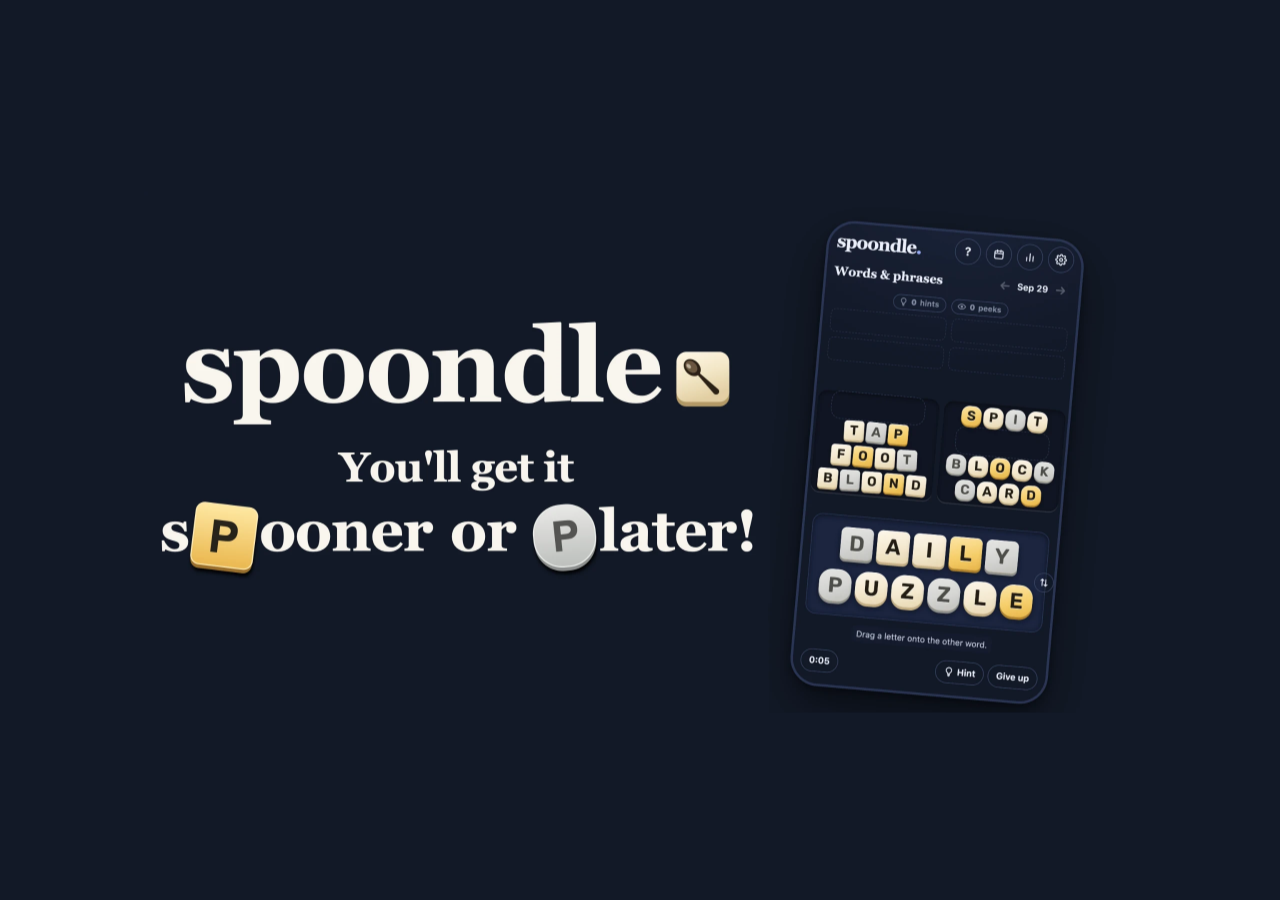
<file: index.html>
<!doctype html>
<html lang="en">
<head>
<meta charset="utf-8">
<script>/* Spoondle now lives at spoondle.app. At the old address (spoondle.zackabrams.com), go there, keeping the puzzle in the link (?p=) and bringing this browser's saved puzzles and settings along after the #, which stays in the browser and is never sent to a server. */if(location.hostname==='spoondle.zackabrams.com'){let to='https://spoondle.app/'+location.search;try{const saved={};for(let i=0;i<localStorage.length;i++){const k=localStorage.key(i);if(k.startsWith('spoondle-'))saved[k]=localStorage.getItem(k)}if(Object.keys(saved).length)to+='#carry='+encodeURIComponent(JSON.stringify(saved))}catch{}location.replace(to)}</script><meta name="viewport" content="width=device-width,initial-scale=1,maximum-scale=1,user-scalable=no,viewport-fit=cover">
<meta name="apple-mobile-web-app-capable" content="yes">
<meta name="mobile-web-app-capable" content="yes">
<meta name="apple-mobile-web-app-title" content="Spoondle">
<meta name="apple-mobile-web-app-status-bar-style" content="default">
<meta name="theme-color" content="#dfe4ee">
<title>Spoondle — A letter-swapping word game</title>
<meta name="alldle-verify" content="3jw0in93O9NiDiJqtuc4WXKH_p8MLpzx">
<meta name="description" content="A daily word game: Pair two words, swap one letter, and uncover words and phrases, proper nouns, and sneaky splits.">
<link rel="canonical" href="https://spoondle.app/">
<script type="application/ld+json">{"@context":"https://schema.org","@type":"WebApplication","name":"Spoondle","url":"https://spoondle.app/","description":"A daily word game: Pair two words, swap one letter, and uncover words and phrases, proper nouns, and sneaky splits.","applicationCategory":"GameApplication","genre":"Word game","operatingSystem":"Any","browserRequirements":"Requires JavaScript","inLanguage":"en","image":"https://spoondle.app/og.jpg","author":{"@type":"Person","name":"Zack Abrams","url":"https://zackabrams.com"}}</script>
<meta property="og:type" content="website">
<meta property="og:site_name" content="Spoondle">
<meta property="og:title" content="Spoondle — A letter-swapping word game">
<meta property="og:description" content="Pair words, swap a letter, and find all four answers. A new puzzle every day.">
<meta property="og:url" content="https://spoondle.app/">
<meta property="og:image" content="https://spoondle.app/og.jpg?v=6">
<meta property="og:image:type" content="image/jpeg">
<meta property="og:image:width" content="1200">
<meta property="og:image:height" content="630">
<meta property="og:image:alt" content="Spoondle: You’ll get it spooner or plater! Beside it, the game on a phone with DAILY PUZZLE on the mat.">
<meta name="twitter:image:alt" content="Spoondle: You’ll get it spooner or plater! Beside it, the game on a phone with DAILY PUZZLE on the mat.">
<meta name="twitter:card" content="summary_large_image">
<meta name="twitter:title" content="Spoondle — A letter-swapping word game">
<meta name="twitter:description" content="Pair words, swap a letter, and find all four answers. A new puzzle every day.">
<meta name="twitter:image" content="https://spoondle.app/og.jpg?v=6">
<link rel="icon" href="favicon.ico" sizes="32x32"><link rel="icon" type="image/svg+xml" href="favicon.svg">
<link rel="apple-touch-icon" href="apple-touch-icon.png">
<script>/* Arriving from an old address (spoondle.zackabrams.com or zackabrams.com/spoondle), the link carries that browser's saved puzzles and settings after the #. Keep any this address doesn't have yet. */try{const c=new URLSearchParams(location.hash.slice(1)).get('carry');if(c){for(const[k,v]of Object.entries(JSON.parse(c)))if(k.startsWith('spoondle-')&&typeof v==='string'&&localStorage.getItem(k)===null)localStorage.setItem(k,v);history.replaceState(null,'',location.pathname+location.search)}}catch{}</script>
<script>/* Mark the page when it runs as an iPhone or iPad Home Screen app (only iOS sets navigator.standalone), so the style sheet can start the game below the status bar blur iOS adds there. */try{if(navigator.standalone===true)document.documentElement.classList.add('home-app')}catch{}</script>
<script>/* The saved table, or the phone's mode until someone picks one: Kitchen table in light, the blueprint in dark. (Lamplight, now retired, became the blueprint.) */try{let t=localStorage.getItem('spoondle-theme');if(t==='lamp')t='blueprint';document.documentElement.dataset.theme=['oak','linen','blueprint','felt','light','dark'].includes(t)?t:(matchMedia('(prefers-color-scheme: dark)').matches?'blueprint':'oak')}catch{document.documentElement.dataset.theme=matchMedia('(prefers-color-scheme: dark)').matches?'blueprint':'oak'}</script>
<link rel="preload" href="fonts/rubik.woff2" as="font" type="font/woff2" crossorigin>
<link rel="preload" href="fonts/caveat.woff2" as="font" type="font/woff2" crossorigin>
<link rel="stylesheet" href="style.css?v=1xw8uypk">
<script type="importmap">{"imports":{"./game.mjs":"./game.mjs?v=yjxlt1xg","./progress.mjs":"./progress.mjs?v=21i7rni3","./puzzles.mjs":"./puzzles.mjs?v=2g3cnzy1","./seal.mjs":"./seal.mjs?v=rbiw1el5","./schedule.mjs":"./schedule.mjs?v=19cm0ljc","./access.mjs":"./access.mjs?v=22ibhj9b","./stats.mjs":"./stats.mjs?v=1jp3ueei","./track.mjs":"./track.mjs?v=m9arw2w9","./home.mjs":"./home.mjs?v=10bgw05w"}}</script>
<script type="module" src="app.mjs?v=pmcvl4w1"></script>
</head>
<body>
<div class="splash" id="splash" hidden><img alt="Spoondle. You’ll get it spooner or plater!" width="2000" height="1050"></div>
<script>/* First visit only (neither How to play nor the practice puzzle seen, even after arriving from an old address): the title card, then the practice puzzle. */try{if(localStorage.getItem('spoondle-help-seen-v2')===null&&localStorage.getItem('spoondle-practice-seen')===null){const s=document.getElementById('splash');s.firstElementChild.src='splash.webp?v=2';s.hidden=false}}catch{}</script>
<div class="rotate" id="rotate" role="alert">
  <div class="mat" id="rotate-mat" aria-label="Turn your phone upright"></div>
  <p>Spoondle is made for portrait</p>
</div>
<div class="app">
  <header class="top">
    <a class="brand" href="./" aria-label="Spoondle home">spoondle<span>.</span></a>
    <div class="tools">
      <button id="help" class="icon-btn" type="button" aria-label="How to play">?</button>
      <button id="archive" class="icon-btn" type="button" aria-label="Archive" aria-haspopup="dialog"></button>
      <button id="stats" class="icon-btn" type="button" aria-label="Statistics" aria-haspopup="dialog"></button>
      <button id="theme" class="icon-btn" type="button" aria-label="Settings" aria-haspopup="dialog"></button>
    </div>
  </header>
  <noscript><p class="no-js">Spoondle needs JavaScript to run. Turn it on in your browser, then reload the page.</p></noscript>
  <div class="board-bar">
    <div class="cat"><strong id="category">Words &amp; phrases</strong><span class="chip" id="level" hidden></span></div>
    <nav class="nav" aria-label="Choose a puzzle"><button id="prev" type="button" aria-label="Previous puzzle">←</button><span id="count">1 / 9</span><button id="next" type="button" aria-label="Next puzzle">→</button></nav>
  </div>
  <div class="play-area" id="play-area">
    <div class="usage" id="usage"><span class="use hint" id="use-hints"><svg class="bulb" viewBox="0 0 24 24" aria-hidden="true"><path d="M12 2.8a6.2 6.2 0 0 0-3.7 11.2c.9.7 1.4 1.6 1.5 2.8h4.4c.1-1.2.6-2.1 1.5-2.8A6.2 6.2 0 0 0 12 2.8Z" fill="none" stroke="currentColor" stroke-width="2.2" stroke-linejoin="round"/><path d="M9.6 19.4h4.8M10.6 22h2.8" fill="none" stroke="currentColor" stroke-width="2.2" stroke-linecap="round"/></svg><b>0</b> hints</span><span class="use reveal" id="use-reveals"><svg class="eye" viewBox="0 0 24 24" aria-hidden="true"><path d="M2 12s3.6-6.5 10-6.5S22 12 22 12s-3.6 6.5-10 6.5S2 12 2 12Z" fill="none" stroke="currentColor" stroke-width="2.2" stroke-linejoin="round"/><circle cx="12" cy="12" r="3.2" fill="currentColor"/></svg><b>0</b> peeks</span></div>
    <div class="tray" id="tray" aria-label="Answers found"></div>
    <p class="clue" id="clue" aria-live="polite"></p>
    <div class="shelf" id="shelf" role="group" aria-label="Words"></div>
    <div class="side">
      <div class="mat" id="mat" role="group" aria-label="Mat"></div>
      <div class="message" id="message" role="status" aria-atomic="true"></div>
    </div>
    <div class="start-overlay" id="start-overlay">
      <button id="start" class="start-button" type="button">Start puzzle</button>
    </div>
  </div>
  <div class="bottom">
    <span class="stats"><span id="timer" role="timer" aria-label="Time">0:00</span><span id="tally"></span></span>
    <span class="actions" id="actions"><button id="hint" class="text-btn" type="button"><svg class="bulb" viewBox="0 0 24 24" aria-hidden="true"><path d="M12 2.8a6.2 6.2 0 0 0-3.7 11.2c.9.7 1.4 1.6 1.5 2.8h4.4c.1-1.2.6-2.1 1.5-2.8A6.2 6.2 0 0 0 12 2.8Z" fill="none" stroke="currentColor" stroke-width="2.2" stroke-linejoin="round"/><path d="M9.6 19.4h4.8M10.6 22h2.8" fill="none" stroke="currentColor" stroke-width="2.2" stroke-linecap="round"/></svg>Hint</button><button id="give-up" class="text-btn" type="button">Give up</button></span>
  </div>
</div>
<dialog id="help-dialog" aria-labelledby="help-title">
  <div class="dialog-top"><h2 id="help-title">How to play</h2><button class="close-button" data-close="help-dialog" aria-label="Close">×</button></div>
  <ul class="rules">
    <li>Place a word from each column onto the mat</li>
    <li>Swap a tile between them to uncover an answer</li>
    <li>Careful, the answer may read backwards!</li>
    <li>No luck? Try replacing one of the words</li>
  </ul>
  <div class="examples">
    <div class="example-track" id="example-track">
      <figure class="example-card"><div class="example"><div class="ex"><div>DOO<b>M</b> + <b>R</b>AT</div><span aria-hidden="true">↓</span><strong>DOORMAT</strong></div><div class="ex backwards"><div><b>B</b>ASE + <b>C</b>OOK</div><span aria-hidden="true">↓</span><strong>BOOKCASE</strong><em>backwards!</em></div><div class="ex"><div>FI<b>R</b>E + A<b>N</b>T</div><span aria-hidden="true">↓</span><strong>FINE ART</strong></div></div><div class="demo" aria-hidden="true"></div><div class="demo-note" aria-hidden="true"></div><figcaption>Words &amp; phrases</figcaption></figure>
      <figure class="example-card"><div class="example"><div class="ex"><div><b>R</b>OB + <b>B</b>OSS</div><span aria-hidden="true">↓</span><strong>BOB ROSS</strong></div><div class="ex backwards"><div><b>N</b>AY + GREE<b>D</b></div><span aria-hidden="true">↓</span><strong>GREEN DAY</strong><em>backwards!</em></div><div class="ex"><div>C<b>O</b>PE + C<b>A</b>D</div><span aria-hidden="true">↓</span><strong>CAPE COD</strong></div></div><div class="demo" aria-hidden="true"></div><div class="demo-note" aria-hidden="true"></div><figcaption>Proper nouns</figcaption></figure>
      <figure class="example-card"><div class="example"><div class="ex"><div><b>S</b>AND + <b>H</b>OME</div><span aria-hidden="true">↓</span><strong>HANDSOME</strong></div><div class="ex backwards"><div><b>R</b>AIN + BA<b>G</b></div><span aria-hidden="true">↓</span><strong>BARGAIN</strong><em>backwards!</em></div><div class="ex"><div>B<b>O</b>Y + <b>E</b>ND</div><span aria-hidden="true">↓</span><strong>BEYOND</strong></div></div><div class="demo" aria-hidden="true"></div><div class="demo-note" aria-hidden="true"></div><figcaption>Sneaky splits</figcaption></figure>
    </div>
    <button class="example-arrow" id="example-prev" type="button" aria-label="Previous examples" disabled>‹</button>
    <button class="example-arrow" id="example-next" type="button" aria-label="Next examples">›</button>
  </div>
  <p class="lines cats"><span><strong>Words &amp; phrases:</strong> Complete words form an answer</span> <span><strong>Proper nouns:</strong> Names, places, brands, and titles</span> <span><strong>Sneaky splits:</strong> Single words split somewhere surprising</span></p>
  <p class="lines controls"><span class="hang"><span class="text-btn as-label"><svg class="bulb" viewBox="0 0 24 24" aria-hidden="true"><path d="M12 2.8a6.2 6.2 0 0 0-3.7 11.2c.9.7 1.4 1.6 1.5 2.8h4.4c.1-1.2.6-2.1 1.5-2.8A6.2 6.2 0 0 0 12 2.8Z" fill="none" stroke="currentColor" stroke-width="2.2" stroke-linejoin="round"/><path d="M9.6 19.4h4.8M10.6 22h2.8" fill="none" stroke="currentColor" stroke-width="2.2" stroke-linecap="round"/></svg>Hint</span><span class="what">lights up a tile that wants to swap</span></span> <span class="hang"><span class="pill soft as-label"><svg class="eye" viewBox="0 0 24 24" aria-hidden="true"><path d="M2 12s3.6-6.5 10-6.5S22 12 22 12s-3.6 6.5-10 6.5S2 12 2 12Z" fill="none" stroke="currentColor" stroke-width="2.2" stroke-linejoin="round"/><circle cx="12" cy="12" r="3.2" fill="currentColor"/></svg>Peek</span><span class="what">shows whether the tiles you just tried are <span class="together"><span class="tint stay">sticky</span> or <span class="tint swap">swappy</span></span></span></span> <span class="mode-demo" id="mode-demo"><span class="icon-btn as-icon"><svg viewBox="0 0 24 24" fill="none" stroke="currentColor" stroke-width="2" stroke-linecap="round" stroke-linejoin="round" aria-hidden="true"><circle cx="12" cy="13.5" r="7.5"/><path d="M12 13.5V9.5M10 2.5h4M12 2.5V6M18.2 6.8l1.4-1.4"/></svg></span><span class="mode-text">Be competitive with timer mode</span></span> <span class="settings-note"><span class="icon-btn as-icon"><svg viewBox="0 0 24 24" fill="none" stroke="currentColor" stroke-width="2.2" stroke-linecap="round" stroke-linejoin="round" aria-hidden="true"><circle cx="12" cy="12" r="3"/><path d="M19.4 15a1.7 1.7 0 0 0 .3 1.8l.1.1a2 2 0 1 1-2.8 2.8l-.1-.1a1.7 1.7 0 0 0-1.8-.3 1.7 1.7 0 0 0-1 1.5V21a2 2 0 1 1-4 0v-.1a1.7 1.7 0 0 0-1.1-1.5 1.7 1.7 0 0 0-1.8.3l-.1.1a2 2 0 1 1-2.8-2.8l.1-.1a1.7 1.7 0 0 0 .3-1.8 1.7 1.7 0 0 0-1.5-1H3a2 2 0 1 1 0-4h.1a1.7 1.7 0 0 0 1.5-1.1 1.7 1.7 0 0 0-.3-1.8l-.1-.1a2 2 0 1 1 2.8-2.8l.1.1a1.7 1.7 0 0 0 1.8.3H9a1.7 1.7 0 0 0 1-1.5V3a2 2 0 1 1 4 0v.1a1.7 1.7 0 0 0 1 1.5 1.7 1.7 0 0 0 1.8-.3l.1-.1a2 2 0 1 1 2.8 2.8l-.1.1a1.7 1.7 0 0 0-.3 1.8V9a1.7 1.7 0 0 0 1.5 1H21a2 2 0 1 1 0 4h-.1a1.7 1.7 0 0 0-1.5 1Z"/></svg></span><span>Switch the mode<span class="mat-only">, mat position,</span> or theme</span></span></p>
  <p class="tip"><em>Tip: Try saying the words out loud!</em></p>
  <div class="help-actions"><button class="pill soft full" type="button" id="practice-btn">Practice puzzle</button><button class="pill primary full" type="button" data-close="help-dialog">Play</button></div>
  <p class="fine">Inspired by <a href="https://en.wikipedia.org/wiki/Spoonerism" target="_blank" rel="noopener">spoonerisms</a> · A game by <a href="https://zackabrams.com" target="_blank" rel="noopener">Zack Abrams</a><br>Feedback? Ideas? Let me know: <a href="mailto:hey@spoondle.app">hey@spoondle.app</a></p>
</dialog>
<dialog id="theme-dialog" aria-labelledby="theme-title">
  <div class="dialog-top"><h2 id="theme-title">Settings</h2><button class="close-button" data-close="theme-dialog" aria-label="Close">×</button></div>
  <div class="setting"><span><strong>Game mode</strong><small id="relax-note">Timer mode: The clock runs while you play</small></span><button id="relax" class="icon-btn" type="button" aria-label="Timer on" aria-pressed="false"></button></div>
  <div class="setting"><span><strong>Sound</strong><small id="sound-note">Tiles click as you move them</small></span><button id="sound" class="icon-btn" type="button" aria-label="Sound on" aria-pressed="true"></button></div>
  <div class="setting" id="mat-setting"><span><strong>Mat position</strong><small id="mat-note">Below the tiles</small></span><button id="matpos" class="icon-btn" type="button" aria-label="Mat below the tiles" aria-pressed="false"></button></div>
  <div class="setting" id="a2hs-setting" hidden><span><strong>Add to Home Screen</strong><small id="a2hs-note">Open Spoondle like an app</small></span><button id="a2hs-btn" class="icon-btn" type="button" aria-label="Add to Home Screen" aria-expanded="false"></button></div>
  <h3 class="section-label">Table theme</h3>
  <div class="swatches" id="swatches"></div>
  <p class="fine privacy"><strong>Privacy:</strong> Your progress and stats stay on this device.<br>No accounts, no ads, no cookies. Visits counted anonymously.</p>
</dialog>
<dialog id="a2hs-dialog" aria-labelledby="a2hs-title">
  <div class="dialog-top"><h2 id="a2hs-title">Add to Home Screen</h2><button class="close-button" data-close="a2hs-dialog" aria-label="Close">×</button></div>
  <p class="a2hs-lead">Put Spoondle with your other apps</p>
  <ol class="howto" id="a2hs-steps"></ol>
  <button class="pill primary full a2hs-got" type="button" data-close="a2hs-dialog">Got it</button>
</dialog>
<dialog id="archive-dialog" class="sheet" aria-labelledby="archive-title">
  <div class="dialog-top"><h2 id="archive-title">Archive</h2><button class="close-button" data-close="archive-dialog" aria-label="Close">×</button></div>
  <div class="month-nav"><button id="month-prev" type="button" aria-label="Previous month">←</button><strong id="month-title"></strong><button id="month-next" type="button" aria-label="Next month">→</button></div>
  <div class="cal" id="calendar" role="grid" aria-labelledby="month-title"></div>
  <div class="cal-legend" aria-hidden="true"><span><i class="leg solved"></i>Solved</span><span><span class="pips"><i class="on"></i><i class="on"></i><i></i><i></i></span>Answers found</span><span><i class="leg shown"></i>Answers shown</span><span><i class="leg today"></i>Today</span></div>
  <p class="cal-summary" id="cal-summary"></p>
</dialog>
<dialog id="stats-dialog" class="sheet" aria-labelledby="stats-title">
  <div class="dialog-top"><h2 id="stats-title">Statistics</h2><button class="close-button" data-close="stats-dialog" aria-label="Close">×</button></div>
  <div id="stats-body"></div>
</dialog>
<dialog id="give-up-dialog" aria-labelledby="give-up-title">
  <div class="dialog-top"><h2 id="give-up-title">Show the answers?</h2><button class="close-button" data-close="give-up-dialog" aria-label="Keep playing">×</button></div>
  <p>You’ll see the answers you haven’t found, and the clock stops.</p>
  <div class="dialog-actions"><button class="pill" type="button" data-close="give-up-dialog">Keep playing</button><button id="confirm-give-up" class="pill primary" type="button">Show answers</button></div>
</dialog>
<dialog id="thanks-dialog" aria-labelledby="thanks-title" tabindex="-1">
  <div class="dialog-top"><h2 id="thanks-title">Congrats!</h2><button class="close-button" data-close="thanks-dialog" aria-label="Close">×</button></div>
  <p>If you’re enjoying the game, I’d really appreciate if you sent it to a friend or two (or five!)</p>
  <p class="thanks-sign">Thanks! — Zack</p>
  <div class="dialog-actions"><button class="pill" type="button" data-close="thanks-dialog">Close</button><button id="thanks-share" class="pill primary" type="button">Share</button></div>
  <button id="thanks-no" type="button">cool, but don’t bother me again 🙃</button>
</dialog>
<dialog id="share-dialog" aria-labelledby="share-title">
  <div class="dialog-top"><h2 id="share-title">Copy your result</h2><button class="close-button" data-close="share-dialog" aria-label="Close">×</button></div>
  <textarea id="share-text" readonly aria-label="Your result" rows="5"></textarea>
  <button class="pill primary full" type="button" data-close="share-dialog">Done</button>
</dialog>
</body>
</html>
</file>
<file: style.css>
/* Copyright (c) 2026 Zack Abrams. All rights reserved. Not licensed for reuse; see LICENSE. */
:root{
  --oak-grain:url("data:image/svg+xml;charset=utf-8,%3Csvg%20xmlns%3D'http%3A%2F%2Fwww.w3.org%2F2000%2Fsvg'%20width%3D'380'%20height%3D'380'%3E%3Cfilter%20id%3D't'%20x%3D'0'%20y%3D'0'%20width%3D'100%25'%20height%3D'100%25'%3E%3CfeTurbulence%20type%3D'fractalNoise'%20baseFrequency%3D'0.22%200.008'%20numOctaves%3D'4'%20seed%3D'7'%20stitchTiles%3D'stitch'%2F%3E%3CfeColorMatrix%20type%3D'matrix'%20values%3D'0%200%200%200%200.24%200%200%200%200%200.12%200%200%200%200%200.04%201.35%200%200%200%20-0.55'%2F%3E%3C%2Ffilter%3E%3Crect%20width%3D'100%25'%20height%3D'100%25'%20filter%3D'url(%23t)'%2F%3E%3C%2Fsvg%3E");
  --felt-tex:url("data:image/svg+xml;charset=utf-8,%3Csvg%20xmlns%3D'http%3A%2F%2Fwww.w3.org%2F2000%2Fsvg'%20width%3D'180'%20height%3D'180'%3E%3Cfilter%20id%3D't'%20x%3D'0'%20y%3D'0'%20width%3D'100%25'%20height%3D'100%25'%3E%3CfeTurbulence%20type%3D'fractalNoise'%20baseFrequency%3D'0.95'%20numOctaves%3D'2'%20seed%3D'11'%20stitchTiles%3D'stitch'%2F%3E%3CfeColorMatrix%20type%3D'matrix'%20values%3D'0%200%200%200%201%200%200%200%200%201%200%200%200%200%201%200.55%200%200%200%20-0.22'%2F%3E%3C%2Ffilter%3E%3Crect%20width%3D'100%25'%20height%3D'100%25'%20filter%3D'url(%23t)'%2F%3E%3C%2Fsvg%3E");
  --linen-tex:url("data:image/svg+xml;charset=utf-8,%3Csvg%20xmlns%3D'http%3A%2F%2Fwww.w3.org%2F2000%2Fsvg'%20width%3D'180'%20height%3D'180'%3E%3Cfilter%20id%3D't'%20x%3D'0'%20y%3D'0'%20width%3D'100%25'%20height%3D'100%25'%3E%3CfeTurbulence%20type%3D'fractalNoise'%20baseFrequency%3D'0.75'%20numOctaves%3D'2'%20seed%3D'5'%20stitchTiles%3D'stitch'%2F%3E%3CfeColorMatrix%20type%3D'matrix'%20values%3D'0%200%200%200%200.35%200%200%200%200%200.28%200%200%200%200%200.18%200.5%200%200%200%20-0.2'%2F%3E%3C%2Ffilter%3E%3Crect%20width%3D'100%25'%20height%3D'100%25'%20filter%3D'url(%23t)'%2F%3E%3C%2Fsvg%3E");
  --cork-tex:url("data:image/svg+xml;charset=utf-8,%3Csvg%20xmlns%3D'http%3A%2F%2Fwww.w3.org%2F2000%2Fsvg'%20width%3D'200'%20height%3D'200'%3E%3Cfilter%20id%3D't'%20x%3D'0'%20y%3D'0'%20width%3D'100%25'%20height%3D'100%25'%3E%3CfeTurbulence%20type%3D'fractalNoise'%20baseFrequency%3D'0.55'%20numOctaves%3D'3'%20seed%3D'9'%20stitchTiles%3D'stitch'%2F%3E%3CfeColorMatrix%20type%3D'matrix'%20values%3D'0%200%200%200%200.36%200%200%200%200%200.2%200%200%200%200%200.07%202.2%200%200%200%20-0.98'%2F%3E%3C%2Ffilter%3E%3Crect%20width%3D'100%25'%20height%3D'100%25'%20filter%3D'url(%23t)'%2F%3E%3C%2Fsvg%3E");
  --paper-tex:url("data:image/svg+xml;charset=utf-8,%3Csvg%20xmlns%3D'http%3A%2F%2Fwww.w3.org%2F2000%2Fsvg'%20width%3D'160'%20height%3D'160'%3E%3Cfilter%20id%3D't'%20x%3D'0'%20y%3D'0'%20width%3D'100%25'%20height%3D'100%25'%3E%3CfeTurbulence%20type%3D'fractalNoise'%20baseFrequency%3D'0.8'%20numOctaves%3D'2'%20seed%3D'14'%20stitchTiles%3D'stitch'%2F%3E%3CfeColorMatrix%20type%3D'matrix'%20values%3D'0%200%200%200%200.5%200%200%200%200%200.42%200%200%200%200%200.3%200.25%200%200%200%20-0.1'%2F%3E%3C%2Ffilter%3E%3Crect%20width%3D'100%25'%20height%3D'100%25'%20filter%3D'url(%23t)'%2F%3E%3C%2Fsvg%3E");
  --speckle:url("data:image/svg+xml;charset=utf-8,%3Csvg%20xmlns%3D'http%3A%2F%2Fwww.w3.org%2F2000%2Fsvg'%20width%3D'90'%20height%3D'90'%3E%3Cfilter%20id%3D't'%20x%3D'0'%20y%3D'0'%20width%3D'100%25'%20height%3D'100%25'%3E%3CfeTurbulence%20type%3D'fractalNoise'%20baseFrequency%3D'1.4'%20numOctaves%3D'1'%20seed%3D'12'%20stitchTiles%3D'stitch'%2F%3E%3CfeColorMatrix%20type%3D'matrix'%20values%3D'0%200%200%200%200.45%200%200%200%200%200.35%200%200%200%200%200.2%200.4%200%200%200%20-0.17'%2F%3E%3C%2Ffilter%3E%3Crect%20width%3D'100%25'%20height%3D'100%25'%20filter%3D'url(%23t)'%2F%3E%3C%2Fsvg%3E");
}
/* Themes. Each table sets the same tokens: colors, the table and mat surfaces, the tile material, and
   which way the light falls (shadow offsets as fractions of a tile). Light and Dark are the plain originals.
   Every table starts from Light's tokens, so a picker swatch never borrows one its table leaves out from the page's table. */
:root,[data-theme]{
  color-scheme:light;
  --table:#dfe4ee;--table-hi:#f0f3f8;--mat:#cdd5e5;--mat-edge:#b6c1d7;--line:#a9b5cc;--panel:#f3f5f9;
  --ink:#191e2b;--muted:#59637d;--accent:#284be8;--accent-ink:#fff;--accent-soft:rgba(40,75,232,.13);
  --easy:#1b7445;--easy-bg:#e2f4e9;--easy-line:#a6d8b9;
  --medium:#3e2c03;--medium-bg:#f3bf52;--medium-line:#a17413;
  --hard:#a3213f;--hard-bg:#fbe7ed;--hard-line:#eeb2c2;
  --shadow:rgba(22,30,52,.25);--shadow-lift:rgba(22,30,52,.3);
  --tile-top:#fdf7ea;--tile-mid:#f4e9cf;--tile-low:#e7d6b0;--tile-edge:#c4ae82;--tile-ink:#221d14;--tile-art:none;
  --tsx-k:0;--tsy-k:.1;--lsx-k:0;--lsy-k:.5;
  --table-art:radial-gradient(130% 55% at 50% -8%,var(--table-hi),transparent 70%);
  --mat-art:var(--mat);--mat-shadow:inset 0 2px 9px var(--shadow);
  --btn-bg:transparent;--btn-ink:var(--ink);--btn-border:var(--line);--btn-shadow:none;
}
@media (prefers-color-scheme: dark){:root:not([data-theme]){color-scheme:dark;--table:#121827;--table-hi:#1b2439;--mat:#1b2540;--mat-edge:#2b3959;--line:#3a4868;--panel:#171f33;--ink:#edf0fa;--muted:#a0aac2;--accent:#9aafff;--accent-ink:#0e173b;--accent-soft:rgba(154,175,255,.15);--easy:#8fdcaf;--easy-bg:#173828;--easy-line:#2f6a4b;--medium:#211805;--medium-bg:#d6a544;--medium-line:#f1cb74;--hard:#ff9ab2;--hard-bg:#3a1a25;--hard-line:#6e3447;--shadow:rgba(0,0,0,.5);--shadow-lift:rgba(0,0,0,.55)}}
[data-theme=dark]{color-scheme:dark;--table:#121827;--table-hi:#1b2439;--mat:#1b2540;--mat-edge:#2b3959;--line:#3a4868;--panel:#171f33;--ink:#edf0fa;--muted:#a0aac2;--accent:#9aafff;--accent-ink:#0e173b;--accent-soft:rgba(154,175,255,.15);--easy:#8fdcaf;--easy-bg:#173828;--easy-line:#2f6a4b;--medium:#211805;--medium-bg:#d6a544;--medium-line:#f1cb74;--hard:#ff9ab2;--hard-bg:#3a1a25;--hard-line:#6e3447;--shadow:rgba(0,0,0,.5);--shadow-lift:rgba(0,0,0,.55)}

/* Kitchen table: honey-oak planks in window light, a stitched felt placemat, answers on a sheet of lined paper. */
[data-theme=oak]{color-scheme:light;
  --table:#c68b49;--mat:#2f6a4e;--mat-edge:transparent;--line:rgba(70,35,10,.38);--panel:#fbf5e8;
  --ink:#34200f;--muted:#553519;--accent:#8a2f1b;--accent-ink:#fff8ec;--accent-soft:rgba(138,47,27,.12);
  --shadow:rgba(60,28,6,.42);--shadow-lift:rgba(60,28,6,.34);
  --tile-top:#fff8e8;--tile-mid:#f5e7c7;--tile-low:#e7d2a6;--tile-edge:#c2a877;--tile-ink:#231a10;--tile-art:var(--speckle);
  --tsx-k:.06;--tsy-k:.12;--lsx-k:.3;--lsy-k:.6;
  --table-art:radial-gradient(110% 70% at 8% -5%,rgba(255,244,214,.55),transparent 55%),repeating-linear-gradient(90deg,transparent 0 92px,rgba(60,28,8,.32) 92px 93.5px,rgba(255,225,180,.18) 93.5px 94.5px,transparent 94.5px 187px),var(--oak-grain),linear-gradient(90deg,#c88f4e 0 25%,#c28545 25% 50%,#cd9656 50% 75%,#c48947 75%);
  --mat-art:var(--felt-tex),radial-gradient(120% 90% at 30% 0%,#3f7d5d,#2c6247 70%);
  --mat-shadow:0 12px 20px rgba(60,28,6,.4),0 2px 3px rgba(60,28,6,.35),inset 0 1px 0 rgba(255,255,255,.15);
  --btn-bg:radial-gradient(circle at 35% 30%,#e3b574,#b07638);--btn-ink:#3a2312;--btn-border:transparent;--btn-shadow:inset 0 1px 0 rgba(255,240,210,.55),0 2px 4px rgba(60,28,6,.4);
}
/* Linen & cork: a woven tablecloth, a cork trivet, answers typed on an index card. */
[data-theme=linen]{color-scheme:light;
  --table:#e6dfd2;--table-hi:#f4efe7;--mat:#c49563;--mat-edge:transparent;--line:rgba(80,62,35,.3);--panel:#fdfbf6;
  --ink:#27241f;--muted:#6a6358;--accent:#b8452f;--accent-ink:#fff;--accent-soft:rgba(184,69,47,.1);
  --shadow:rgba(70,50,20,.3);--shadow-lift:rgba(70,50,20,.26);
  --tile-top:#ffffff;--tile-mid:#f8f4ea;--tile-low:#ebe2cf;--tile-edge:#bfae8c;--tile-ink:#27241f;--tile-art:var(--speckle);
  --table-art:radial-gradient(90% 60% at 50% 0%,rgba(255,255,255,.55),transparent 70%),repeating-linear-gradient(0deg,rgba(110,90,60,.08) 0 1px,transparent 1px 3px),repeating-linear-gradient(90deg,rgba(110,90,60,.07) 0 1px,transparent 1px 3px),var(--linen-tex);
  --mat-art:radial-gradient(100% 80% at 30% 10%,rgba(255,236,200,.35),transparent 60%),var(--cork-tex),#c49563;
  --mat-shadow:inset 0 0 0 1px rgba(90,55,20,.25),inset 0 2px 6px rgba(90,55,20,.25),0 14px 26px rgba(80,60,30,.2);
  --btn-bg:rgba(255,255,255,.5);--btn-border:rgba(39,36,31,.22);
}
/* Drafting table: a blueprint at night. Blue paper ruled in a faint grid, the mat drawn in dashed white,
   answers lettered on a strip of tracing paper the grid shows through. */
[data-theme=blueprint]{color-scheme:dark;
  --table:#1b3a67;--table-hi:#24497d;--mat:#152f55;--mat-edge:transparent;--line:rgba(222,234,255,.34);--panel:#172f52;
  --ink:#eef3fb;--muted:#a9bddb;--accent:#e8f0ff;--accent-ink:#15305a;--accent-soft:rgba(232,240,255,.14);--easy:#8fdcaf;--easy-bg:#173828;--easy-line:#2f6a4b;--medium:#211805;--medium-bg:#d6a544;--medium-line:#f1cb74;--hard:#ff9ab2;--hard-bg:#3a1a25;--hard-line:#6e3447;
  --shadow:rgba(4,14,36,.55);--shadow-lift:rgba(4,14,36,.5);
  --tile-top:#fdf7e6;--tile-mid:#f3e7c9;--tile-low:#e2d1a8;--tile-edge:#b39c6e;--tile-ink:#1c2a44;--tile-art:var(--speckle);
  --tsx-k:0;--tsy-k:.1;--lsx-k:0;--lsy-k:.45;
  --table-art:radial-gradient(ellipse at 50% 40%,transparent 55%,rgba(6,18,44,.45) 100%),
    repeating-linear-gradient(0deg,rgba(226,238,255,.1) 0 1px,transparent 1px 44px),repeating-linear-gradient(90deg,rgba(226,238,255,.1) 0 1px,transparent 1px 44px),
    repeating-linear-gradient(0deg,rgba(226,238,255,.028) 0 1px,transparent 1px 11px),repeating-linear-gradient(90deg,rgba(226,238,255,.028) 0 1px,transparent 1px 11px),
    var(--paper-tex),linear-gradient(170deg,#21457a,#17325b);
  --mat-art:var(--paper-tex),#152f55;
  --mat-shadow:inset 0 0 0 1px rgba(8,22,50,.4),0 6px 14px rgba(4,14,36,.35);
  --btn-bg:rgba(232,240,255,.06);--btn-ink:#eef3fb;--btn-border:rgba(232,240,255,.62);--btn-shadow:none;
}
/* Card table: green baize inside a wooden rail, found answers standing in tile racks. */
[data-theme=felt]{color-scheme:dark;
  --table:#1c5a40;--table-hi:#2a7353;--mat:#18503a;--mat-edge:transparent;--line:rgba(240,230,190,.3);--panel:#17402e;
  --ink:#f2ead0;--muted:#bccbb8;--accent:#e2c173;--accent-ink:#1c2a1f;--accent-soft:rgba(226,193,115,.15);--easy:#8fdcaf;--easy-bg:#173828;--easy-line:#2f6a4b;--medium:#211805;--medium-bg:#d6a544;--medium-line:#f1cb74;--hard:#ff9ab2;--hard-bg:#3a1a25;--hard-line:#6e3447;
  --shadow:rgba(0,20,8,.55);--shadow-lift:rgba(0,20,8,.45);
  --tile-top:#fff8e6;--tile-mid:#f3e6c6;--tile-low:#e2cfa2;--tile-edge:#b39a66;--tile-ink:#1f1a10;--tile-art:var(--speckle);
  --tsy-k:.12;--lsy-k:.55;
  --table-art:radial-gradient(100% 70% at 50% 45%,rgba(120,200,150,.18),transparent 70%),var(--felt-tex);
  --mat-art:radial-gradient(90% 70% at 50% 30%,rgba(140,220,170,.12),transparent 70%),var(--felt-tex),#18503a;
  --mat-shadow:inset 0 3px 10px rgba(0,0,0,.35);
  --btn-bg:#f2ead0;--btn-ink:#1c5a40;--btn-border:transparent;--btn-shadow:inset 0 0 0 3px #f2ead0,inset 0 0 0 4.5px rgba(28,90,64,.55),0 2px 4px rgba(0,0,0,.4);
}

/* The fonts ship with the site (Latin subsets; SIL Open Font License, see fonts/LICENSE.txt). Tiles and
   handwriting wait briefly for theirs rather than flash a stand-in; both are preloaded. */
@font-face{font-family:"Rubik";font-weight:600;font-display:block;src:url(fonts/rubik.woff2) format("woff2")}
@font-face{font-family:"Caveat";font-weight:400 700;font-display:block;src:url(fonts/caveat.woff2) format("woff2")}
@font-face{font-family:"IBM Plex Mono";font-weight:500;font-display:swap;src:url(fonts/plex-mono.woff2) format("woff2")}
*{box-sizing:border-box}
html,body{height:100%}
/* No double-tap zoom anywhere (a pinch still works, so a zoom can always be undone). */
html,body,dialog,::backdrop{touch-action:manipulation}
body{margin:0;background:var(--table-art),var(--table);color:var(--ink);font:15px/1.4 system-ui,-apple-system,"Segoe UI",sans-serif;-webkit-tap-highlight-color:transparent}
button{font:inherit;color:inherit}
[hidden]{display:none!important}
.app{max-width:440px;min-height:100%;margin:0 auto;padding-inline:16px;padding-block:max(14px,env(safe-area-inset-top)) max(20px,env(safe-area-inset-bottom));display:flex;flex-direction:column;gap:16px}
:is(button,a,.tile,.home,.word[role=button]):focus-visible{outline:3px solid var(--accent);outline-offset:3px}
.sr-only{position:absolute;width:1px;height:1px;margin:-1px;padding:0;overflow:hidden;clip:rect(0 0 0 0);clip-path:inset(50%);white-space:nowrap;border:0}

.top{display:flex;align-items:center;justify-content:space-between;gap:12px}
.brand{font:700 28px/1 Georgia,"Times New Roman",serif;letter-spacing:-1.2px;color:var(--ink);text-decoration:none}
.brand span{color:var(--accent)}
.tools{display:flex;gap:8px}
.icon-btn{width:40px;height:40px;padding:0;border-radius:50%;border:1px solid var(--btn-border);background:var(--btn-bg);color:var(--btn-ink);box-shadow:var(--btn-shadow);display:grid;place-items:center;cursor:pointer;font-weight:650;font-size:18px}
.icon-btn svg{width:18px;height:18px}

.no-js{margin:0;padding:10px 4px;text-align:center;font-weight:600;line-height:1.4}
.board-bar{display:flex;align-items:center;justify-content:space-between;gap:10px}
.cat{display:flex;align-items:center;gap:9px;min-width:0}
.cat strong{font:700 19px/1.2 Georgia,"Times New Roman",serif;white-space:nowrap}
.chip{font-size:11px;font-weight:800;letter-spacing:.1em;text-transform:uppercase;padding:3px 9px;border-radius:99px;border:1px solid}
.chip[data-level=tricky]{color:var(--hard);background:var(--hard-bg);border-color:var(--hard-line)}
.nav{display:flex;align-items:center;gap:2px;font-size:14px;font-weight:600;font-variant-numeric:tabular-nums;white-space:nowrap}
.nav button{width:34px;height:40px;padding:0;border:0;background:transparent;font-size:19px;cursor:pointer;border-radius:8px}
.nav button:disabled{opacity:.3;cursor:default}

.play-area{position:relative;display:flex;flex-direction:column;gap:16px}
.play-area.waiting .shelf .tile{cursor:default}
.start-overlay{position:absolute;inset:-2px;z-index:10;display:grid;place-items:center;border-radius:20px;background:transparent}
.start-button{min-width:176px;padding:15px 24px;border:1px solid var(--accent);border-radius:999px;background:var(--accent);color:var(--accent-ink);font-size:17px;font-weight:700;box-shadow:0 10px 30px var(--shadow);cursor:pointer;transition:transform .16s,box-shadow .16s}
.start-button:hover{transform:translateY(-2px);box-shadow:0 14px 34px var(--shadow-lift)}
.start-button:active{transform:translateY(1px)}
.tray{display:grid;grid-template-columns:1fr 1fr;gap:8px}
.found{height:40px;padding-inline:6px;border-radius:9px;border:1.5px dashed var(--line);border:1.5px dashed color-mix(in srgb,var(--line) 55%,transparent);display:flex;align-items:center;justify-content:center;overflow:hidden}
.found.filled{border:1.5px solid transparent;background:var(--accent-soft);cursor:pointer}
.found.revealed{background:transparent;border:1.5px dashed var(--line)}
.found.revealed .answer{opacity:.55}
/* Hints and reveals used, above the answers: quiet at zero (on the same soft fill as the message line), lit in the hint and clue colors once used. */
/* At zero a counter is a faint ghost of the filled badge it becomes once used. */
.usage{display:flex;justify-content:center;gap:8px}
.use{display:inline-flex;align-items:center;gap:5px;padding:2px 10px 2px 8px;border-radius:99px;border:1px solid color-mix(in srgb,var(--line) 45%,transparent);background:color-mix(in srgb,var(--panel) 25%,transparent);font-size:12px;font-weight:650;color:var(--ink);font-variant-numeric:tabular-nums}
.use i{font-style:normal}
.eye,.bulb{width:1.15em;height:1.15em;margin-right:.3em;vertical-align:-.22em}
.use .eye,.use .bulb{width:14px;height:14px;margin:0}
.use.on{border-color:transparent;color:#3a2a08}
.use.hint.on{background:linear-gradient(165deg,#fde6a8,#f6cf6c 55%,#e8b546);box-shadow:0 1.5px 0 #b0812a}
.use.reveal.on{color:#4d4d49;background:linear-gradient(165deg,#e6e6e4,#d5d5d2 55%,#c1c1bd);box-shadow:0 1.5px 0 #8f8f8a}
.clue{margin:-2px 0 0;min-height:3.1em;font-size:13px;line-height:1.55;color:var(--muted);text-align:center;text-wrap:balance}
/* A soft highlight behind the definition, line by line, so it reads clearly over wood grain, felt and blueprint grid.
   Translucent, and padded just enough that wrapped lines meet without overlapping into a darker seam. */
.message .note{line-height:1.55}
.pill.soft{background:color-mix(in srgb,var(--panel) 50%,transparent);color:var(--ink)}
.clue>span,.message .note,.a2hs-after{padding:.2em .55em;border-radius:6px;background:color-mix(in srgb,var(--panel) 50%,transparent);color:color-mix(in srgb,var(--muted) 55%,var(--ink));-webkit-box-decoration-break:clone;box-decoration-break:clone}
/* A definition that wraps gets one highlight per line. Lines sit 1.55em apart, so the highlight stays thinner than that (text
   about 1.23em tall plus .1em above and below), leaving a sliver between lines instead of a darker band where two overlap. */
.clue>span{padding-block:.1em}
.clue b{color:var(--ink);font-weight:700;letter-spacing:.03em;margin-right:.4em}

.shelf{position:relative;display:grid;grid-template-columns:auto auto auto;justify-content:space-evenly;gap:16px 12px;padding-block:4px}
/* A shallow tray under each column, pressed into the table. */
.bed{margin:-8px -10px calc(-8px - var(--shelf-s,34px) * .07);border-radius:14px;background:color-mix(in srgb,var(--shadow) 22%,transparent);box-shadow:inset 0 2px 7px var(--shadow),inset 0 -1px 0 rgba(255,255,255,.12),0 1px 0 rgba(255,255,255,.14)}
.shelf.finished .bed{display:none}
@media (max-height:700px){.bed{margin-block:-5px calc(-5px - var(--shelf-s,34px) * .07)}}   /* short screens: clear of the definition line above, and even */.home:nth-child(odd){grid-column:1}
.home:nth-child(even){grid-column:3}
/* A finished board shows a check where its words were (gray if the answers were shown). */
.shelf.finished::after,.mat.finished::after{content:"✓";position:absolute;inset:0;margin:auto;--ck:min(88px,calc(var(--shelf-s,34px)*2.6));width:var(--ck);height:var(--ck);border-radius:50%;display:grid;place-items:center;font:700 calc(var(--ck)*.57)/1 system-ui,sans-serif;color:var(--accent);background:var(--accent-soft);border:3px solid var(--accent);animation:check-in .5s cubic-bezier(.2,1.35,.45,1)}
.given-up.finished::after{color:var(--muted);border-color:var(--muted);background:transparent}
.mat.finished::after{display:none}
@keyframes check-in{from{scale:.4;opacity:0}to{scale:1;opacity:1}}
/* Relax mode hides the timer (it keeps counting quietly, in case you switch back). */
.relaxed .stats{visibility:hidden}
.mode-demo{display:flex;align-items:center}
.mode-demo .icon-btn.as-icon{vertical-align:0}
.icon-btn.as-icon{display:inline-grid;width:26px;height:26px;margin-right:.3em;vertical-align:-8px;pointer-events:none}
.icon-btn.as-icon svg{width:15px;height:15px}
.home{justify-self:center;display:flex;border-radius:9px;width:calc(var(--n)*var(--shelf-s,34px) + (var(--n) - 1)*3px);height:var(--shelf-s,34px)}
.home.empty{outline:1.5px dashed var(--line);outline:1.5px dashed color-mix(in srgb,var(--line) 70%,transparent);outline-offset:5px;cursor:pointer}
.home.empty:hover{outline-color:var(--accent)}
.home.done{visibility:hidden}

.word{--s:34px;--gap:4px;display:flex;gap:var(--gap);position:relative;transition:opacity .16s}
.shelf .word{--s:var(--shelf-s,34px);--gap:3px}
.word.leaving{opacity:.4}
.shelf[data-dim="0"] .home[data-col="0"]>.word:not(.lifted,:focus-within),.shelf[data-dim="1"] .home[data-col="1"]>.word:not(.lifted,:focus-within){opacity:.38}
@media (hover:hover){.shelf[data-dim] .home>.word:hover{opacity:1}}
.gap{flex:none;width:calc(var(--s)*.45)}
.tile{width:var(--s);height:var(--s);flex:none;display:grid;place-items:center;border-radius:calc(var(--s)*.17);
  background:var(--tile-art),linear-gradient(165deg,var(--tile-top),var(--tile-mid) 55%,var(--tile-low));color:var(--tile-ink);
  font:600 calc(var(--s)*.66)/1 "Rubik",ui-rounded,"SF Pro Rounded",system-ui,sans-serif;text-shadow:0 1px 0 rgba(255,255,255,.7);
  /* The contact shadow falls the way the room's light does. */
  box-shadow:inset 0 1px 0 rgba(255,255,255,.9),inset 0 -1px 0 rgba(150,120,70,.25),0 calc(var(--s)*.07) 0 var(--tile-edge),calc(var(--s)*var(--tsx-k) + var(--tsx-px,0px)) calc(var(--s)*var(--tsy-k) + var(--tsy-px,0px)) calc(var(--s)*.2) var(--shadow);
  rotate:var(--r,0deg);z-index:var(--tz,auto);cursor:grab;touch-action:none;user-select:none;-webkit-user-select:none;-webkit-touch-callout:none;
  transition:rotate .25s,translate .16s,scale .16s,box-shadow .16s}
/* Clues and hints tint a tile: amber means swap this letter, gray means leave it. */
/* The right column's tiles are pebble-shaped, and keep that shape wherever they go, so a traded letter shows where it came from. */
.tile[data-col="1"]{border-radius:calc(var(--s)*.4)}
.tile[data-status=swap]{--tile-top:#fde6a8;--tile-mid:#f6cf6c;--tile-low:#e8b546;--tile-edge:#b0812a}
.tile[data-status=stay]{--tile-top:#e6e6e4;--tile-mid:#d5d5d2;--tile-low:#c1c1bd;--tile-edge:#8f8f8a;--tile-ink:#4d4d49}
.lifted{z-index:30}
.tile.lifted,.lifted .tile,.tile.picked{cursor:grabbing;box-shadow:inset 0 1px 0 rgba(255,255,255,.9),inset 0 -1px 0 rgba(150,120,70,.25),0 calc(var(--s)*.07) 0 var(--tile-edge),calc(var(--s)*var(--lsx-k) + var(--lsx-px,0px)) calc(var(--s)*var(--lsy-k) + var(--lsy-px,0px)) calc(var(--s)*.5) var(--shadow-lift)}
.tile.picked{translate:0 -6px}
.tile.previewed{translate:0 -3px;outline:2.5px solid var(--accent);outline-offset:2px}
.tile.target{z-index:20;transition:translate .2s cubic-bezier(.2,1.25,.45,1),rotate .25s,scale .16s,box-shadow .16s}
/* The glow wraps the whole tile, its thick bottom edge included. */
.solved .tile{box-shadow:inset 0 1px 0 rgba(255,255,255,.9),0 calc(var(--s)*.07) 0 var(--tile-edge),0 0 0 2px var(--accent),0 calc(var(--s)*.07) 0 2px var(--accent),0 6px 14px var(--shadow)}

.side{display:contents}
/* The bottom padding adds the depth of a tile's edge (.07 of its size), so the room above and below the tiles looks even. */
.mat{position:relative;display:grid;gap:12px;padding:18px 14px calc(18px + var(--mat-s,50px) * .07);border-radius:20px;background:var(--mat-art);border:1px solid var(--mat-edge);box-shadow:var(--mat-shadow);transition:box-shadow .16s}
/* Breathing room between the table's words and the mat, so there's space to pull a word back. */
.mat{margin-top:clamp(10px,4.5dvh,40px)}
.mat.ready{box-shadow:var(--mat-shadow),0 0 0 3px var(--accent)}
.slot{min-height:calc(var(--mat-s,50px) + 20px);display:flex;align-items:center;justify-content:center;border-radius:12px;border:1.5px dashed var(--line)}
.slot.full{border-color:transparent}
.mat .slot.slot.aim{border-color:var(--accent);background:var(--accent-soft)}
.slot .word{--s:var(--mat-s,50px);--gap:6px}
.slot .tile,.merged .tile{rotate:0deg}
.mat.merging .slot{display:none}
/* Flip: the bottom word's slot moves above the top one. The button shows once both words are down. */
.mat.flipped .slot:first-of-type{order:2}
.mat-flip{position:absolute;right:-13px;top:50%;translate:0 -50%;z-index:3;width:30px;height:30px;padding:0;border-radius:50%;border:1px solid var(--btn-border);background:var(--btn-bg);color:var(--btn-ink);box-shadow:var(--btn-shadow);display:grid;place-items:center;cursor:pointer;opacity:0;pointer-events:none;transition:opacity .2s}
.mat-flip svg{width:16px;height:16px}
.mat.pair .mat-flip{opacity:1;pointer-events:auto}
.mat.merging .mat-flip{opacity:0;pointer-events:none}
.merged{justify-self:center;align-self:center}
/* A solved word, fused into one tile: the same face and edge as a letter tile, one letter per tile-width. */
.wordtile{display:grid;grid-auto-flow:column;grid-auto-columns:var(--s);height:var(--s);place-items:center;border-radius:calc(var(--s)*.24);
  background:var(--tile-art),linear-gradient(165deg,var(--tile-top),var(--tile-mid) 55%,var(--tile-low));color:var(--tile-ink);
  font:600 calc(var(--s)*.66)/1 "Rubik",ui-rounded,"SF Pro Rounded",system-ui,sans-serif;text-shadow:0 1px 0 rgba(255,255,255,.7);
  box-shadow:inset 0 1px 0 rgba(255,255,255,.9),0 calc(var(--s)*.07) 0 var(--tile-edge),0 0 0 2px var(--accent),0 calc(var(--s)*.07) 0 2px var(--accent),0 6px 14px var(--shadow)}
.found .wd{display:contents}
.found .answer{color:var(--ink);font:600 clamp(15px,4.4vw,18px)/1.1 "Rubik",system-ui,sans-serif;letter-spacing:.015em;text-transform:uppercase;white-space:nowrap}

.message{min-height:44px;display:flex;flex-wrap:wrap;align-items:center;justify-content:center;gap:8px 12px;text-align:center;color:var(--muted);font-size:14px;text-wrap:balance}
.message b{color:var(--ink);font-weight:700;letter-spacing:.03em}
.pill{border:1px solid var(--line);border-radius:99px;padding:10px 18px;background:transparent;font-weight:650;font-size:14px;line-height:1;cursor:pointer}
.pill.primary{border-color:var(--accent);background:var(--accent);color:var(--accent-ink)}
.pill.full{width:100%;padding-block:13px}
.bottom{margin-top:clamp(6px,calc((100dvh - 700px) * .15),24px);display:flex;align-items:center;justify-content:space-between;gap:12px;color:var(--muted);font-size:14px}
/* The timer (and any misses and hints) wears the same finish as the buttons beside it. */
.stats{display:flex;align-items:center;gap:8px;min-width:0;padding:8px 15px;border:1px solid var(--btn-border);background:var(--btn-bg);color:var(--btn-ink);box-shadow:var(--btn-shadow);border-radius:999px;font-weight:650;line-height:1.2;font-variant-numeric:tabular-nums;white-space:nowrap}
#tally{min-width:0;overflow:hidden;text-overflow:ellipsis;font-size:12.5px;font-weight:500;opacity:.8}
#tally:empty{display:none}
.actions{display:flex;flex:none;gap:8px}
/* Hint and Give up wear the same finish as the round buttons up top, so every table shows them clearly. */
.text-btn{border:1px solid var(--btn-border);background:var(--btn-bg);color:var(--btn-ink);box-shadow:var(--btn-shadow);padding:8px 15px;font-size:14px;font-weight:650;line-height:1.2;white-space:nowrap;cursor:pointer;border-radius:999px}
@media (max-width:400px){.stats,.text-btn{padding-inline:12px}.actions{gap:6px}.message .pill{padding-inline:14px}}
.text-btn:disabled{opacity:.4;cursor:default}

dialog{width:calc(100% - 32px);max-width:420px;--pad-x:22px;--pad-b:24px;max-height:88dvh;overflow-y:auto;padding:22px var(--pad-x) var(--pad-b);border:1px solid var(--line);border-radius:20px;background:var(--panel);color:var(--ink);box-shadow:0 24px 70px var(--shadow)}
dialog::backdrop{background:rgba(8,14,35,.45);-webkit-backdrop-filter:blur(3px);backdrop-filter:blur(3px)}
dialog[open]{animation:dialog-in .2s ease-out}
.dialog-top{display:flex;align-items:center;justify-content:space-between;gap:12px;margin-bottom:6px}
dialog h2{margin:0;font:700 24px/1.2 Georgia,"Times New Roman",serif;letter-spacing:-.02em}
dialog p{margin:10px 0;line-height:1.5}
.close-button{width:40px;height:40px;padding:0;border:0;border-radius:50%;background:transparent;font-size:26px;cursor:pointer}
.rules{margin:6px 0 2px;padding-left:0;list-style:none;line-height:1.5;font-size:min(15px,3.6vw)}
.rules li{margin:3px 0}
.examples{position:relative;margin:4px 0 6px}
/* The written examples stay for screen readers; everyone else watches them play out on a little mat in the table's own tiles. */
.example{position:absolute;width:1px;height:1px;overflow:hidden;clip-path:inset(50%);white-space:nowrap}
.demo{height:94px;display:grid;place-content:center;justify-items:center;gap:8px;padding:8px 12px;border-radius:14px;background:var(--mat-art);border:1px solid var(--mat-edge);box-shadow:0 1px 2px rgba(0,0,0,.14),inset 0 1px 6px rgba(0,0,0,.2)}
.demo .tile{pointer-events:none}
.demo-note{position:absolute;left:0;right:0;top:72px;text-align:center;pointer-events:none}
.demo-note span{display:inline-block;padding:2px 8px;border-radius:99px;background:rgba(0,0,0,.45);color:#fff;font-size:10px;font-weight:800;letter-spacing:.1em;text-transform:uppercase}
.example-track{display:flex;overflow-x:auto;scroll-snap-type:x mandatory;scrollbar-width:none;overscroll-behavior-x:contain}
.example-track::-webkit-scrollbar{display:none}
.example-card{position:relative;flex:0 0 100%;margin:0;scroll-snap-align:center;display:grid;gap:2px}
.example-card figcaption{min-height:22px;display:grid;place-items:center;font-size:12px;font-weight:700;letter-spacing:.08em;text-transform:uppercase;color:var(--muted)}
.example-arrow{position:absolute;bottom:-3px;width:44px;height:28px;padding:0;border:0;border-radius:8px;background:transparent;color:var(--ink);font-size:24px;line-height:1;cursor:pointer}
#example-prev{left:0}
#example-next{right:0}
.example-arrow:disabled{opacity:.25;cursor:default}
.example{padding:14px 6px;border-radius:12px;background:var(--accent-soft);display:grid;grid-template-columns:1fr 1fr;font-weight:650;letter-spacing:.05em;font-size:min(15px,3.8vw)}
.ex{display:grid;justify-items:center;align-content:start;gap:6px;white-space:nowrap}
.ex+.ex{border-left:1px solid var(--line);border-left:1px solid color-mix(in srgb,var(--accent) 22%,transparent)}
.ex em{font-style:normal;font-size:10px;font-weight:800;letter-spacing:.1em;text-transform:uppercase;color:var(--muted)}
.example b{color:var(--accent);text-decoration:underline;text-underline-offset:4px}
.example strong{color:var(--accent)}
/* One statement per line (the categories; Hint and Reveal). Like the rules, they shrink a touch on narrow phones. */
.lines{font-size:min(15px,3.6vw)}
.lines>span{display:block;text-wrap:pretty}
/* The three categories each fit on one line: the type shrinks a touch with the dialog's width (no smaller than 12.5px).
   On a narrower phone a line wraps instead, evenly, so none ends on a lone word or two. */
#help-dialog{container-type:inline-size}
.lines.cats{font-size:clamp(12.5px,calc(100cqw / 26.9),15px)}
.lines.cats>span{text-wrap:balance}
.lines.cats>span+span{margin-top:4px}
.fine{font-size:13px;color:var(--muted)}
/* Links in the fine print stay quiet: the text's own color, with a soft underline. */
.fine a{color:inherit;text-decoration-color:color-mix(in srgb,currentColor 45%,transparent);text-underline-offset:.18em}
.fine.privacy{margin:14px 0 0;line-height:1.45}
#help-dialog .fine{line-height:1.4;margin:10px 0 0;text-align:center}
/* How to play may run a little taller than other sheets, so the buttons get room to breathe below the fine print. */
#help-dialog{max-height:96dvh;--pad-b:18px}
#help-dialog .help-actions{margin-top:14px}
/* On a short screen How to play's Tip steps aside. */
@media (max-height:700px){#help-dialog .tip{display:none}}
/* A menu that runs past the screen (Settings, Archive, Stats, How to play on a small phone) shows a soft fade with a small arrow at its foot
   while there is more to scroll, and clears at the end. It overlaps the last 46px rather than adding height. */
dialog::after{content:'';display:block;position:sticky;bottom:calc(-1 * var(--pad-b));height:46px;margin:-46px calc(-1 * var(--pad-x)) 0;pointer-events:none;opacity:0;transition:opacity .2s;
  background:url("data:image/svg+xml,%3Csvg xmlns='http://www.w3.org/2000/svg' width='22' height='22' viewBox='0 0 24 24' fill='none' stroke='%238d93a3' stroke-width='3' stroke-linecap='round' stroke-linejoin='round'%3E%3Cpath d='m6 9 6 6 6-6'/%3E%3C/svg%3E") center 20px/22px no-repeat,linear-gradient(to bottom,transparent,var(--panel) 62%)}
dialog[data-more]::after{opacity:1}
.fine.privacy strong{color:var(--ink);font-weight:600}
.dialog-actions{display:grid;grid-template-columns:1fr 1fr;gap:10px;margin-top:18px}
#share-text{width:100%;margin:12px 0 16px;padding:12px;border:1px solid var(--line);border-radius:10px;background:var(--table);color:var(--ink);font:inherit;line-height:1.5;resize:vertical}
/* The note after today's puzzle: its first sentence is the heading, and it's signed like a letter. */
#thanks-dialog{max-width:380px;--pad-b:14px}
#thanks-dialog:focus{outline:none}
#thanks-dialog .dialog-top{align-items:flex-start;margin-bottom:4px}
#thanks-dialog h2{padding-top:5px;font-size:21px;line-height:1.3;text-wrap:pretty}
#thanks-dialog h2 strong{color:var(--accent);text-decoration:underline;text-decoration-thickness:2px;text-underline-offset:4px}
#thanks-dialog .thanks-sign{margin:10px 0 0;font:italic 15px/1.3 Georgia,"Times New Roman",serif}
/* The way out sits under the buttons, quiet like the Home Screen card's "Don't show this again", centered between them and the
   popup's bottom edge (the dialog's smaller bottom padding plus the link's own padding equal the space above it). */
#thanks-dialog #thanks-no{display:block;margin:15px auto 0}
.confetti{position:fixed;inset:0;width:100%;height:100%;pointer-events:none;z-index:50}
@keyframes dialog-in{from{opacity:0;transform:translateY(10px)}to{opacity:1;transform:none}}

/* ---------- the tables' own pieces ---------- */
[data-theme=oak] :is(.board-bar,.clue,.message,.bottom){text-shadow:0 1px 0 rgba(255,232,196,.35)}
[data-theme=oak] .mat{--shadow:rgba(10,30,18,.55)}
[data-theme=oak] .mat::before{content:"";position:absolute;inset:8px;border:1.6px dashed rgba(245,232,196,.6);border-radius:12px;pointer-events:none}
[data-theme=oak] .slot:not(.full){border-color:rgba(245,232,196,.35)}
[data-theme=oak] .tray{--row:30px;row-gap:0;column-gap:12px;padding:7px 14px 6px 40px;rotate:-1deg;border-radius:2px;
  background:linear-gradient(90deg,transparent 30px,rgba(214,88,80,.5) 30px 31.5px,transparent 31.5px),repeating-linear-gradient(transparent 0 calc(var(--row) - 1px),rgba(120,160,205,.5) calc(var(--row) - 1px) var(--row)) 0 7px/100% calc(100% - 13px) no-repeat,var(--paper-tex),#fffcf2;
  box-shadow:0 1px 1px rgba(60,28,6,.14),0 10px 18px rgba(60,28,6,.32)}
[data-theme=oak] .found{height:var(--row);overflow:visible;padding:0;border:0;border-radius:0;background:transparent;justify-content:flex-start}
[data-theme=oak] .found .answer{font:600 24px/1 "Caveat",cursive;color:#233c86;text-transform:none;letter-spacing:0}
[data-theme=oak] .found.revealed .answer{color:#77736b;opacity:1}

[data-theme=linen] .slot:not(.full){border-color:rgba(90,55,20,.35)}
[data-theme=linen] .tray{--row:28px;row-gap:0;column-gap:14px;padding:13px 14px 6px;border-radius:3px;
  background:linear-gradient(#e0625a,#e0625a) 0 9px/100% 1.5px no-repeat,repeating-linear-gradient(transparent 0 calc(var(--row) - 1px),rgba(92,142,196,.32) calc(var(--row) - 1px) var(--row)) 0 13px/100% calc(100% - 19px) no-repeat,#fffdf7;
  box-shadow:0 1px 2px rgba(80,60,30,.14),0 10px 22px rgba(80,60,30,.16)}
[data-theme=linen] .found{height:var(--row);overflow:visible;padding:0 2px;border:0;border-radius:0;background:transparent;justify-content:flex-start}
[data-theme=linen] .found .answer{font:500 14px/1 "IBM Plex Mono",ui-monospace,monospace;letter-spacing:.14em;color:#2e2a24}

[data-theme=blueprint] .mat::before{content:"";position:absolute;inset:7px;border:1.5px dashed rgba(236,243,255,.75);border-radius:10px;pointer-events:none}
[data-theme=blueprint] .slot:not(.full){border-color:rgba(222,234,255,.3)}
/* The trays are solid sheets laid on the grid, so no tile ever sits across a grid line. */
[data-theme=blueprint] .bed{background:var(--paper-tex),#183460;box-shadow:inset 0 0 0 1px rgba(222,234,255,.2),0 4px 10px rgba(4,14,36,.3)}
[data-theme=blueprint] .tray{--row:30px;row-gap:0;column-gap:12px;padding:8px 14px;border-radius:2px;background:linear-gradient(rgba(228,238,250,.86),rgba(214,228,245,.86));
  box-shadow:0 0 0 1px rgba(255,255,255,.35),0 8px 18px rgba(4,14,36,.4)}
[data-theme=blueprint] .found{height:var(--row);overflow:visible;padding:0 2px;border:0;border-radius:0;background:transparent;justify-content:center}
[data-theme=blueprint] .found .answer{font:500 15px/1 system-ui,-apple-system,"Segoe UI",sans-serif;letter-spacing:.16em;color:#1b3a67;text-transform:uppercase}
[data-theme=blueprint] .found.revealed .answer{color:#5d7394;opacity:1}

[data-theme=felt] body{box-shadow:inset 0 0 0 8px #5b361a,inset 0 0 0 9.5px #3b2210,inset 0 0 0 10.5px rgba(255,210,150,.18),inset 0 18px 26px rgba(0,0,0,.35)}
[data-theme=felt] .app{padding-inline:max(22px,env(safe-area-inset-left)) max(22px,env(safe-area-inset-right));padding-block:max(20px,env(safe-area-inset-top)) max(18px,env(safe-area-inset-bottom))}
[data-theme=felt] .mat::after{content:"";position:absolute;inset:3px;border:1.5px solid rgba(226,193,115,.55);border-radius:17px;pointer-events:none}
[data-theme=felt] .slot:not(.full){border-color:rgba(226,193,115,.3)}
[data-theme=felt] .found{height:38px;padding:0 2px 5px;border:0;border-radius:0;background:transparent;align-items:flex-end;position:relative;overflow:visible;container-type:inline-size}
[data-theme=felt] .found::after{content:"";position:absolute;inset:auto 0 0 0;height:7px;border-radius:2px 2px 3px 3px;background:linear-gradient(#8a5a2e,#5e3a1a 60%,#4a2c12);box-shadow:0 4px 8px rgba(0,0,0,.45),inset 0 1px 0 rgba(255,210,160,.35)}
/* Letters fill most of each tile: as large as 20px, scaled down so a long answer still fits its rack. */
[data-theme=felt] .found .answer{display:flex;justify-content:center;gap:1px;width:100%;font:600 16px/1 "Rubik",system-ui,sans-serif;font-size:min(20px,calc(100cqw / var(--n,8) * 1.08));letter-spacing:0;text-transform:uppercase}
/* Each found word stands in the rack as one long tile. */
[data-theme=felt] .found .wd{display:flex;flex:var(--len) 1 0;max-width:calc(var(--len)*25px);min-width:0;height:29px;border-radius:5px;color:var(--tile-ink);
  background:var(--tile-art),linear-gradient(162deg,var(--tile-top),var(--tile-mid) 55%,var(--tile-low));box-shadow:inset 0 1px 0 rgba(255,255,255,.8),0 2px 0 var(--tile-edge);transform:perspective(200px) rotateX(7deg);transform-origin:bottom}
[data-theme=felt] .found .ch{flex:1 1 0;min-width:0;display:grid;place-items:center}
[data-theme=felt] .found .sp{flex:0 0 5px}
[data-theme=felt] .found.revealed .answer{opacity:.6}
/* On phones the felt's frame, padding and racks give back some height, so its tiles stay as big as the other tables' (a 4-letter board has room to spare). */
@media (max-width:600px){
  [data-theme=felt] .app{padding-block:max(14px,env(safe-area-inset-top)) max(12px,env(safe-area-inset-bottom))}
  [data-theme=felt] .tray{row-gap:4px}
  [data-theme=felt] .found{height:34px}
  [data-theme=felt] .found .wd{height:26px}
}
@media (max-width:360px){[data-theme=felt] .app{padding-inline:max(18px,env(safe-area-inset-left)) max(18px,env(safe-area-inset-right))}}

/* ---------- the table picker ---------- */
#theme-dialog{margin:auto auto max(12px,env(safe-area-inset-bottom))}
/* Settings has four rows now (the last only on phones), so it may run as tall as How to play before it scrolls, with its rows a touch tighter. */
#theme-dialog{max-height:96dvh}
#theme-dialog .setting{padding-block:9px}
/* The privacy note is two lines; its type shrinks a little with the sheet's width so the longer line stays on one line (it wraps only on the narrowest phones). */
#theme-dialog{container-type:inline-size}
#theme-dialog .fine.privacy{font-size:clamp(10.5px,calc(100cqw / 30.2),13px)}
#theme-dialog::backdrop{background:rgba(0,0,0,.1);-webkit-backdrop-filter:none;backdrop-filter:none}
.swatches{display:grid;grid-template-columns:repeat(3,1fr);gap:12px 10px;margin-top:12px}
.swatch{display:grid;gap:6px;padding:0;border:0;background:transparent;color:var(--ink);font-size:13px;font-weight:650;cursor:pointer}
.swatch-art{position:relative;height:72px;border-radius:12px;overflow:hidden;display:grid;place-items:center;background:var(--table-art),var(--table);box-shadow:inset 0 0 0 1px rgba(0,0,0,.12)}
.swatch-art .tile{--s:26px;position:relative;z-index:1;rotate:-5deg;pointer-events:none}
.swatch-mat{position:absolute;left:12%;right:12%;bottom:-20px;height:36px;border-radius:10px;background:var(--mat-art);box-shadow:var(--mat-shadow)}
.swatch[aria-pressed=true] .swatch-art{outline:3px solid var(--accent);outline-offset:2px}
@media (max-width:600px), (orientation:landscape) and (max-height:500px){
  html,body{height:100%;overflow:hidden;overscroll-behavior:none}
  .app{height:100dvh;min-height:0;overflow:hidden;gap:clamp(6px,1dvh,10px);padding-inline:12px;padding-block:max(8px,env(safe-area-inset-top)) max(8px,env(safe-area-inset-bottom));touch-action:none;touch-action:pinch-zoom}
  .play-area{gap:clamp(6px,1dvh,10px);min-height:0}
  .shelf{row-gap:clamp(8px,1.3dvh,12px);column-gap:8px;padding-block:0;margin-top:clamp(3px,1dvh,7px)}   /* room for a dashed empty spot beside its neighbours, and for the tray clear of the definition line */
  .bed{margin-inline:-7px}
  .home.empty{outline-offset:2px}
  .clue{margin-top:clamp(0px,.3dvh,2px)}
  .bottom{padding-top:clamp(0px,.5dvh,4px)}
  .mat{gap:8px;padding:13px 12px calc(13px + var(--mat-s,50px) * .07);border-radius:16px}
  .slot{min-height:calc(var(--mat-s,50px) + 8px)}
  .found{height:36px}
  .message{min-height:39px;font-size:13px}   /* room for a pill (38.1px tall), so Peek appearing never moves the tiles */
  .bottom{flex:none}
  
  #share-text{font-size:16px}
  dialog{width:calc(100% - 20px);--pad-x:16px}
}
@media (max-width:600px) and (max-height:650px){
  .mat{margin-top:clamp(6px,2dvh,14px)}
  .app{gap:5px;padding-block:max(5px,env(safe-area-inset-top)) max(8px,env(safe-area-inset-bottom))}
  .play-area{gap:5px}
  .shelf{row-gap:8px}
  .mat{gap:5px;padding:9px 10px calc(9px + var(--mat-s,50px) * .07)}
  .mat .word{--s:min(var(--mat-s,50px),42px)}
  .clue{min-height:1.3em}
  .use{padding-block:0;font-size:11px}
  .slot{min-height:50px}
}
@media (max-width:600px) and (max-height:730px){   /* phones with the browser's bars showing: the mat gives back some height so the table's tiles stay readable */
  .mat .word{--s:min(var(--mat-s,50px),44px)}
  .slot{min-height:50px}
  .found{height:34px}
  .mat{gap:6px;padding:11px 12px calc(11px + var(--mat-s,50px) * .07)}
}
@media (max-width:600px) and (max-height:700px){
  .mat .word{--s:min(var(--mat-s,50px),38px)}
  .slot{min-height:44px}
  .found{height:32px}
  .mat{gap:5px;padding:9px 10px calc(9px + var(--mat-s,50px) * .07)}
}
@media (max-width:600px) and (max-height:600px){
  .mat .word{--s:min(var(--mat-s,50px),34px)}
  .slot{min-height:40px}
  .found{height:30px}
  .mat{gap:4px;padding:8px 10px calc(8px + var(--mat-s,50px) * .07)}
}
/* A phone turned sideways: still one screen, with the table on the left and the mat on the right.
   The timer and buttons sit under the mat, so the table gets the whole height of its side. */
@media (orientation:landscape) and (max-height:500px){
  [data-theme] .app{max-width:none;display:grid;grid-template-columns:1fr 1fr;grid-template-rows:auto minmax(0,1fr) auto;gap:10px 32px;
    padding-inline:max(16px,env(safe-area-inset-left)) max(16px,env(safe-area-inset-right));padding-block:max(6px,env(safe-area-inset-top)) max(6px,env(safe-area-inset-bottom))}
  .board-bar{grid-column:2}
  .play-area{grid-column:1 / -1;grid-row:2 / 4;display:grid;grid-template-columns:1fr 1fr;grid-template-rows:auto auto auto 1fr;gap:6px 32px}
  .usage,.tray,.clue,.shelf{grid-column:1}
  .shelf{align-self:start}
  .side{grid-column:2;grid-row:1 / -1;display:flex;flex-direction:column;justify-content:center;gap:6px;padding-bottom:28px}
  .mat{margin-top:0}
  .start-overlay{grid-column:1;grid-row:1 / -1}
  .bottom{grid-column:2;grid-row:3;margin-top:0}
}
/* A wide screen: the mat sits between the two columns of words, and the game, with its timer and buttons,
   sits as one block in the middle of the window. Answers are bigger and centered. Narrower windows keep the phone layout. */
@media (min-width:1000px) and (min-height:600px){
  .app{max-width:1320px;--matw:clamp(360px,34vw,520px)}
  .play-area{display:grid;grid-template-columns:minmax(0,1fr);gap:14px;margin-top:auto}
  .bottom{margin:4px 0 auto;justify-content:center}
  .is-done .play-area{margin-bottom:auto}   /* the bar under the game is gone once solved: keep the game centered, not sunk to the bottom */
  .tray{width:min(100%,680px);justify-self:center;column-gap:16px}
  .clue{min-height:1.3em;font-size:15px}
  .message{font-size:15px}
  .shelf{grid-row:4;grid-column:1;grid-template-columns:minmax(0,1fr) var(--matw) minmax(0,1fr);gap:14px 32px;align-content:center}
  .shelf.finished::after{display:none}
  .mat.finished::after{display:grid;position:absolute;inset:0;margin:auto}
  .home:nth-child(odd){grid-column:1;justify-self:end}
  .home:nth-child(even){grid-column:3;justify-self:start}
  /* The mat and the line under it share a cell with the table, whose box spans it: sit above it, or the table takes their clicks. */
  .side{grid-row:4;grid-column:1;justify-self:center;align-self:center;display:flex;flex-direction:column;gap:10px;width:var(--matw);position:relative;z-index:1}
  .mat{margin-top:0}
  [data-theme] .found{justify-content:center}
  .found{height:48px}
  .found .answer{font-size:22px}
  [data-theme=oak] .tray{--row:40px}
  [data-theme=oak] .found .answer{font-size:31px}
  [data-theme=blueprint] .tray{--row:38px}
  [data-theme=blueprint] .found .answer{font-size:19px}
  [data-theme=linen] .tray{--row:36px}
  [data-theme=linen] .found .answer{font-size:18px}
  [data-theme=felt] .found{height:48px}
  [data-theme=felt] .found .wd{max-width:calc(var(--len)*32px);height:37px}
  [data-theme=felt] .found .answer{font-size:min(25px,calc(100cqw / var(--n,8) * 1.08))}
}
/* A tall desktop window: a roomier answer sheet with larger writing. */
@media (min-width:1000px) and (min-height:950px){
  .tray{width:min(100%,780px)}
  .found .answer{font-size:26px}
  .found{height:54px}
  [data-theme=oak] .tray{--row:46px}
  [data-theme=oak] .found .answer{font-size:36px}
  [data-theme=blueprint] .tray{--row:44px}
  [data-theme=blueprint] .found .answer{font-size:22px}
  [data-theme=linen] .tray{--row:40px}
  [data-theme=linen] .found .answer{font-size:21px}
  .clue,.message{font-size:16px}
}
/* First visit only: the title card for a moment. Its navy is the card's own, so the picture has no edges.
   On a tall phone it runs a little past the sides, trimming the card's empty margins so the words read bigger. */
.splash{position:fixed;inset:0;z-index:100;overflow:hidden;background:#121927;transition:opacity .4s ease}
.splash img{position:absolute;left:50%;top:50%;translate:-50% -50%;width:min(100vw,1000px,calc((100dvh - 24px)*2000/1050));max-width:none;height:auto;opacity:0;scale:.97;transition:opacity .5s ease,scale .8s cubic-bezier(.2,.8,.2,1)}
.splash.shown img{opacity:1;scale:1}
.splash.leaving{opacity:0;pointer-events:none}
/* "sticky" and "swappy" in How to play wear the gray and amber a clue paints on tiles, and act the part now and then. */
/* Hint and Reveal appear in How to play as small copies of the real buttons. */
.controls{line-height:1.5}
.controls>span+span{margin-top:8px}
/* Each line is a row: a button (or icon) in a fixed column, its words beside it. The words hang, so a second line
   starts under the first, not back under the button. The two icon rows center their words on the icon. */
.lines.controls>.hang,.lines.controls>.mode-demo,.lines.controls>.settings-note{display:flex}
.hang{align-items:baseline;gap:.5em}
.hang>.as-label{flex:none;min-width:calc(4em + 22px);text-align:center}
.hang>.what{text-wrap:pretty}
.lines.controls>.mode-demo,.lines.controls>.settings-note{align-items:center}
.lines.controls>.mode-demo .mode-text,.lines.controls>.settings-note>span:last-child{position:relative;top:-.5px}   /* the words' middle sits with the icon's, as the pills' words do */
.as-label{display:inline-block;padding:3px 10px;font-size:.9em;line-height:1.2;vertical-align:1px;pointer-events:none;cursor:default}
/* Card table's buttons draw a double ring inside the edge; on the smaller How to play label it's drawn finer, with a little more room. */
[data-theme=felt] .icon-btn.as-icon{box-shadow:inset 0 0 0 1.5px #f2ead0,inset 0 0 0 2.5px rgba(28,90,64,.55),0 1px 2px rgba(0,0,0,.35)}
[data-theme=felt] .text-btn.as-label{padding:4px 11px;box-shadow:inset 0 0 0 2px #f2ead0,inset 0 0 0 3px rgba(28,90,64,.55),0 1px 3px rgba(0,0,0,.35)}
/* In the game, Peek's soft fill sits on the table; here it sits on the dialog, so mix in the table's color to match. */
.pill.soft.as-label{background:color-mix(in srgb,var(--panel) 50%,var(--table))}
.together{white-space:nowrap}
.tint{display:inline-block;padding:0 .32em;border-radius:5px;font-weight:650;line-height:1.35}
.tint.swap{color:#3a2a08;background:linear-gradient(165deg,#fde6a8,#f6cf6c 55%,#e8b546);box-shadow:0 1.5px 0 #b0812a;animation:swappy 3.6s ease-in-out .8s infinite}
.tint.stay{color:#4d4d49;background:linear-gradient(165deg,#e6e6e4,#d5d5d2 55%,#c1c1bd);box-shadow:0 1.5px 0 #8f8f8a;animation:sticky 3.6s ease-in-out 2.6s infinite}
@keyframes swappy{0%,72%,100%{transform:none}78%{transform:translateY(-3px) rotate(-7deg)}86%{transform:translateY(-3px) rotate(7deg)}93%{transform:none}}
@keyframes sticky{0%,74%,100%{transform:none}80%{transform:scale(1.08,.86)}88%{transform:scale(.97,1.04)}94%{transform:none}}
@media (max-width:360px){.tools{gap:5px}.icon-btn{width:33px;height:33px}.brand{font-size:24px}}
@media (prefers-reduced-motion: reduce){.shelf.finished::after{animation:none}.splash img{scale:1}.tint{animation:none}}
@media (prefers-reduced-motion: reduce){.tile,.word{transition-duration:.12s}.tile.target{transition-timing-function:ease-out}dialog[open]{animation:none}}

/* ---------- Settings, Archive and Statistics ---------- */
/* Small capitals label a section, as the category does under How to play's examples. */
.section-label{margin:20px 0 8px;font:700 11px/1.2 system-ui,-apple-system,"Segoe UI",sans-serif;letter-spacing:.12em;text-transform:uppercase;color:var(--muted)}
dialog.sheet{max-width:440px}
.setting{display:flex;align-items:center;justify-content:space-between;gap:12px;padding:10px 0;border-bottom:1px solid color-mix(in srgb,var(--line) 55%,transparent)}
.setting>span{display:grid;gap:2px}
.setting small{color:var(--muted);font-size:13px}
/* With the mat above the tiles, the line under it (instructions, Peek) sits between the mat and the trays, so the mat needs less air
   above it and the trays get some below the line. The option is meaningless where the mat sits between or beside the tile columns. */
.mat-top .mat{margin-top:clamp(0px,.5dvh,4px);z-index:2}   /* above the trays, so a word flying up to it is not hidden behind them */
.mat-top .shelf{margin-top:clamp(6px,1.6dvh,14px)}
@media (min-width:1000px) and (min-height:600px), (orientation:landscape) and (max-height:500px){#mat-setting,.mat-only{display:none}}
.setting .icon-btn{flex:none}
.tile-face{background:var(--tile-art),linear-gradient(165deg,var(--tile-top),var(--tile-mid) 55%,var(--tile-low));box-shadow:inset 0 1px 0 rgba(255,255,255,.9),0 2px 0 var(--tile-edge)}

/* Archive: a month of days. Each playable day is a tile; pips under the date count the answers found. */
.month-nav{display:flex;align-items:center;justify-content:space-between;margin:4px 0 12px}
.month-nav strong{font:700 18px/1.2 Georgia,"Times New Roman",serif}
.month-nav button{width:38px;height:38px;border:0;border-radius:50%;background:transparent;color:inherit;font-size:19px;cursor:pointer}
.month-nav button:disabled{opacity:.3;cursor:default}
.cal{display:grid;grid-template-columns:repeat(7,minmax(0,1fr));gap:7px}
.cal-head{text-align:center;font-size:11px;font-weight:700;letter-spacing:.08em;color:var(--muted)}
.cal-day{position:relative;aspect-ratio:1;display:grid;place-content:center;justify-items:center;gap:4px;padding:0;border:0;border-radius:22%;background:transparent;color:var(--muted);font:600 15px/1 "Rubik",system-ui,sans-serif;cursor:pointer}
.cal-day.none{cursor:default;opacity:.4}
.cal-day:not(.none){background:var(--tile-art),linear-gradient(165deg,var(--tile-top),var(--tile-mid) 55%,var(--tile-low));color:var(--tile-ink);box-shadow:inset 0 1px 0 rgba(255,255,255,.9),0 3px 0 var(--tile-edge),0 5px 9px var(--shadow)}
.cal-day:not(.none):hover{translate:0 -2px}
.cal-day.solved{box-shadow:inset 0 1px 0 rgba(255,255,255,.9),0 3px 0 var(--tile-edge),0 0 0 2px var(--accent),0 3px 0 2px var(--accent),0 5px 9px var(--shadow)}
.cal-day.shown{filter:grayscale(1);opacity:.62}
.cal-day.today::after{content:"";position:absolute;inset:-5px;border:2px dashed var(--accent);border-radius:26%}
.pips{display:flex;gap:2px}
.pips i{width:5px;height:5px;border-radius:50%;box-shadow:inset 0 0 0 1.3px currentColor;opacity:.5}
.pips i.on{background:currentColor;opacity:.85}
.cal-lock svg{width:14px;height:14px}
.cal-legend{display:flex;flex-wrap:wrap;justify-content:center;gap:6px 14px;margin-top:16px;font-size:12px;color:var(--muted)}
.cal-legend span{display:inline-flex;align-items:center;gap:6px}
.leg{width:13px;height:13px;border-radius:4px;background:var(--tile-art),linear-gradient(165deg,var(--tile-top),var(--tile-mid) 55%,var(--tile-low));box-shadow:0 1.5px 0 var(--tile-edge)}
.leg.solved{box-shadow:0 0 0 2px var(--accent)}
.leg.shown{filter:grayscale(1);opacity:.62}
.leg.today{background:none;box-shadow:none;border:2px dashed var(--accent)}
.cal-legend .pips{color:var(--ink)}
.cal-summary{margin:10px 0 0;text-align:center;font-size:13px;color:var(--muted)}

/* Statistics */
.stat-row{display:grid;grid-template-columns:repeat(4,minmax(0,1fr));gap:6px;margin-top:10px}
.stat{display:grid;justify-items:center;gap:8px;text-align:center}
.stat>span{font-size:11.5px;line-height:1.2;color:var(--muted)}
.stat-tiles{--s:clamp(18px,6vw,27px);--gap:2px}
.stat-tiles .tile{cursor:default;rotate:0deg}
#stats-body .sub{margin:0 0 10px;font-size:13px;color:var(--muted)}
#stats-body .sub b{color:var(--ink)}
.hbars{display:grid;gap:5px}
.hbar{display:grid;grid-template-columns:76px minmax(0,1fr);align-items:center;gap:8px;font-size:12px;color:var(--muted)}
.hbar .track{display:block}
.hbar .fill{display:flex;align-items:center;justify-content:flex-end;box-sizing:border-box;width:calc(24px + (100% - 24px) * var(--w));height:20px;padding:0 7px;border-radius:5px;background:color-mix(in srgb,var(--muted) 28%,transparent);color:var(--ink);font-size:11.5px}
.hbar.mine .fill{background:var(--accent);color:var(--accent-ink)}
.hbar.mine>span:first-child{color:var(--ink);font-weight:700}
.trend{display:block;width:100%;height:auto;overflow:visible}
.trend polyline{fill:none;stroke:var(--accent);stroke-width:2;stroke-linejoin:round;stroke-linecap:round}
.trend circle{fill:var(--panel);stroke:var(--accent);stroke-width:2}
.trend circle.last{fill:var(--accent)}
.trend .typical{stroke:var(--muted);stroke-width:1;stroke-dasharray:4 4}
.trend .faster{fill:var(--muted);font:600 10px/1 system-ui,sans-serif}
.axis{display:flex;justify-content:space-between;gap:8px;margin-top:4px;font-size:11px;color:var(--muted)}
.empty{font-size:13px;color:var(--muted)}
/* Hints and reveals: each column is a tall tile, so no help at all is the tallest one you want. */
.vcols{display:grid;grid-template-columns:repeat(5,minmax(0,1fr));gap:10px;height:132px}
.vcol{display:flex;flex-direction:column;align-items:center;justify-content:flex-end;gap:5px;font-size:12px}
.vcol .stack{width:min(46px,100%);height:calc(8px + 84px * var(--h));border-radius:7px;background:var(--tile-art),linear-gradient(165deg,var(--tile-top),var(--tile-mid) 55%,var(--tile-low));box-shadow:inset 0 1px 0 rgba(255,255,255,.9),0 3px 0 var(--tile-edge)}
.vcol .lab{color:var(--muted)}
/* Twelve weeks, a column a week: a clean solve is a tile, a helped one wears a pip, answers shown is an empty outline. */
.heat{display:grid;grid-template-rows:repeat(7,auto);grid-auto-flow:column;grid-auto-columns:minmax(0,1fr);gap:3px}
.heat i,.heat-legend i{display:block;aspect-ratio:1;border-radius:22%;background:color-mix(in srgb,var(--line) 32%,transparent)}
.heat i.clean,.heat i.helped,.heat-legend i.clean,.heat-legend i.helped{background:var(--tile-art),linear-gradient(165deg,var(--tile-top),var(--tile-mid) 55%,var(--tile-low));box-shadow:0 1.5px 0 var(--tile-edge)}
.heat i.helped,.heat-legend i.helped{background:radial-gradient(circle,var(--tile-ink) 0 17%,transparent 21%),linear-gradient(165deg,var(--tile-top),var(--tile-mid) 55%,var(--tile-low))}
.heat i.gaveup,.heat-legend i.gaveup{background:transparent;box-shadow:inset 0 0 0 1.5px var(--muted)}
.heat i.started{background:linear-gradient(to top,var(--tile-mid) 50%,color-mix(in srgb,var(--line) 32%,transparent) 50%)}
.heat i.future{visibility:hidden}
.heat i.today{outline:2px solid var(--accent);outline-offset:1px}
.heat-legend{display:flex;flex-wrap:wrap;gap:6px 14px;margin-top:10px;font-size:12px;color:var(--muted)}
.heat-legend span{display:inline-flex;align-items:center;gap:6px}
.heat-legend i{width:12px}
.heat-legend i.today{background:none;outline:2px solid var(--accent);outline-offset:-1px}
.cat-head,.cat-row{display:grid;grid-template-columns:minmax(0,1.25fr) minmax(0,1fr) 40px 44px;align-items:center;gap:8px}
.cat-head{font-size:11px;color:var(--muted);text-align:right}
.cat-row{padding:5px 0;font-size:13.5px}
.cat-row .num{text-align:right;font-variant-numeric:tabular-nums}
.cat-row .track{height:8px;border-radius:4px;background:color-mix(in srgb,var(--line) 40%,transparent);overflow:hidden}
.cat-row .fill{display:block;width:calc(100% * var(--w));height:100%;border-radius:4px;background:var(--accent)}

/* The solved line: the time and the wait for tomorrow, then Share, Stats and Archive. */
.done-actions{display:flex;flex-wrap:wrap;justify-content:center;gap:8px;flex-basis:100%}
.done-actions .pill{flex:none}
/* The narrowest phones: a smaller title and closer arrows, so the category and the date share the line. */
@media (max-width:360px){.cat strong{font-size:16px}.nav button{width:28px}.chip{font-size:10px;letter-spacing:.06em;padding:3px 7px}.cat{gap:7px}.board-bar{gap:6px}}
.done-actions .pill>svg{width:1.1em;height:1.1em;margin-right:.35em;vertical-align:-.2em}
.message .note .countdown{color:var(--muted);font-variant-numeric:tabular-nums}

/* How to play points to Settings, with the gear inline. */
/* Centered on the words around it, not sitting on their baseline. */
.settings-note{display:flex;align-items:center}
.settings-note .icon-btn.as-icon{margin-inline:0 .3em;vertical-align:0}

/* ---------- The practice puzzle's coach ---------- */
.practicing .bottom .stats{visibility:hidden}
.help-actions{display:grid;gap:10px}
#help-dialog .help-actions{grid-template-columns:1fr 1.15fr}   /* Practice and Play share a row */
.coach{position:fixed;z-index:60;left:50%;top:auto;bottom:max(14px,env(safe-area-inset-bottom));translate:-50% 0;transition:top .3s ease;width:min(calc(100% - 24px),400px);display:grid;gap:8px;padding:14px 16px;border-radius:16px;border:1px solid var(--line);background:var(--panel);color:var(--ink);box-shadow:0 14px 40px var(--shadow);font-size:15px;line-height:1.45}
.coach[style*="top"]{bottom:auto}
.coach.centered{top:50%;bottom:auto;translate:-50% -50%}
.coach strong{font:700 20px/1.2 Georgia,"Times New Roman",serif}
.coach p{margin:0;text-wrap:pretty}
.coach-actions{display:flex;flex-wrap:wrap;gap:8px;justify-content:flex-end}
.coach-actions:empty{display:none}
/* The spotlight: everything else dims, and a ring pulses around what to touch next. Clicks pass straight through. */
/* The dimming stays still; only a thin ring breathes, by opacity alone, so the browser never repaints the dim. */
.coach-ring{position:fixed;z-index:55;left:0;top:0;border-radius:16px;pointer-events:none;box-shadow:0 0 0 200vmax rgba(8,12,24,.42)}
.coach-ring::after{content:"";position:absolute;inset:-1px;border-radius:inherit;border:3px solid var(--accent);animation:coach-pulse 1.8s ease-in-out infinite;will-change:opacity}
.coach-finger{position:fixed;z-index:58;left:0;top:0;width:32px;height:32px;border-radius:50%;pointer-events:none;background:rgba(255,255,255,.85);box-shadow:0 0 0 2px rgba(0,0,0,.25),0 6px 14px rgba(0,0,0,.35)}
@keyframes coach-pulse{50%{opacity:.35}}
@media (prefers-reduced-motion: reduce){.coach-ring::after{animation:none}.coach{transition:none}}
.coach-lift{position:relative;z-index:56}
.coach p .icon-btn.as-icon{margin-inline:.1em;vertical-align:-.35em}
.coach-keys{list-style:none;margin:8px 0 0;padding:0;display:grid;gap:6px}
/* Each icon centers on its item's first line, so a two-line item keeps its icon beside the start of the text. */
.coach-keys li{display:flex;align-items:flex-start;gap:8px;line-height:20px}
.coach-keys .icon-btn.as-icon{flex:none;margin:-3px 0 0;vertical-align:0}

/* A phone held sideways has too little height for the board, so a mat of tiles asks for portrait and the clock waits. */
.rotate{display:none}
@media (orientation: landscape) and (max-height: 500px) and (pointer: coarse){
  .rotate{position:fixed;inset:0;z-index:120;display:flex;flex-direction:column;align-items:center;justify-content:center;gap:clamp(12px,5dvh,24px);padding:12px 24px;background:var(--table-art),var(--table);color:var(--ink);--rs:min(46px,calc((100vw - 120px)/13.6),calc(100dvh/8.5))}
  [data-theme=felt] .rotate{box-shadow:inset 0 0 0 8px #5b361a,inset 0 0 0 9.5px #3b2210,inset 0 0 0 10.5px rgba(255,210,150,.18),inset 0 18px 26px rgba(0,0,0,.35)}
  .rotate .mat{margin:0;gap:calc(var(--rs)*.3);justify-items:center}
  .rotate .word{--s:var(--rs);--gap:calc(var(--rs)*.12)}
  .rotate p{margin:0;font:600 clamp(18px,6dvh,24px)/1.3 system-ui,-apple-system,"Segoe UI",sans-serif;text-align:center;text-wrap:balance}
}

/* Browsers without color-mix() (iOS and iPadOS before 16.2, Chrome before 111, Firefox before 113) drop every rule above that uses it
   (a value with var() inside is only checked when it is applied, so a plain line written before it would not save it).
   These plain equivalents keep text on a readable background and keep the borders. */
@supports not (color: color-mix(in srgb, red 50%, blue)) {
  .found{border:1.5px dashed var(--line)}
  .use{border-color:var(--line);background:transparent}
  .pill.soft,.pill.soft.as-label{background:var(--panel)}
  .clue>span,.message .note,.a2hs-after{background:var(--panel);color:var(--ink)}
  .bed{background:rgba(0,0,0,.14)}
  .home.empty{outline:1.5px dashed var(--line)}
  .ex+.ex{border-left:1px solid var(--line)}
  .setting{border-bottom:1px solid var(--line)}
  .hbar .fill{background:var(--line)}
  .heat i,.heat-legend i,.cat-row .track{background:var(--line)}
  .heat i.started{background:linear-gradient(to top,var(--tile-mid) 50%,var(--line) 50%)}
}

/* Add to Home Screen: a card under the solved line (after a first solve), and its steps. */
.a2hs{flex:none;width:100%;box-sizing:border-box;margin:0;padding:12px 12px 12px 14px;display:grid;grid-template-columns:auto 1fr auto;align-items:center;gap:4px 12px;text-align:left;border:1px solid var(--line);border-radius:18px;background:color-mix(in srgb,var(--panel) 94%,transparent);color:var(--ink);box-shadow:0 8px 22px -12px var(--shadow)}
.a2hs-icon{width:44px;height:44px;border-radius:11px;box-shadow:0 1px 3px rgba(0,0,0,.3);display:block}
.a2hs-text{display:grid;gap:1px;font-size:14px;line-height:1.3;color:var(--muted)}
.a2hs-text strong{color:var(--ink);font-size:15px}
.a2hs .pill{white-space:nowrap}
.a2hs-no,#thanks-no{flex:none;margin:0 auto;border:0;background:transparent;color:var(--muted);font-size:13px;padding:6px 10px;text-decoration:underline;text-underline-offset:3px;text-decoration-color:color-mix(in srgb,currentColor 45%,transparent);cursor:pointer}

/* The Add to Home Screen guide: big numbered steps, each with a little picture of what to look for. */
.a2hs-lead{margin:6px 0 0;font-size:16px;line-height:1.4}
.howto{list-style:none;margin:12px 0 0;padding:0;display:grid;gap:12px}
.howto li{display:grid;grid-template-columns:auto 1fr;gap:12px;align-items:start}
.howto .n{width:30px;height:30px;border-radius:50%;background:var(--accent);color:var(--accent-ink);display:grid;place-items:center;font:700 17px/1 system-ui}
.howto .what{display:grid;gap:3px;font-size:14.5px;line-height:1.35;color:var(--muted)}
.howto .what strong{font-size:17px;line-height:1.25;color:var(--ink)}
.art{display:flex;align-items:center;box-sizing:border-box;margin-top:6px;padding:9px 14px;border-radius:14px;border:1px solid var(--line);background:var(--panel);color:var(--ink);font-size:16px;font-weight:600;box-shadow:0 0 0 3px color-mix(in srgb,var(--accent) 38%,transparent)}
.art svg{width:24px;height:24px;flex:none}
.art-icon{justify-content:center;gap:10px;width:max-content;min-width:88px}
.art-row{justify-content:space-between;gap:12px}
.art-add{gap:12px}
.art-add img{width:34px;height:34px;border-radius:9px;box-shadow:0 1px 3px rgba(0,0,0,.3)}
.art-add span{flex:1}
.art-add b{color:var(--accent);font-weight:700}
.a2hs-got{margin-top:14px}
.howto .look{margin-top:6px;font-size:12px;font-weight:700;letter-spacing:.08em;text-transform:uppercase;color:var(--muted)}
.howto .look+.art{margin-top:0;pointer-events:none}
.art-bar{justify-content:space-between;gap:12px;border-radius:999px;padding:9px 18px}
.art-bar span{flex:1;text-align:center}
#a2hs-dialog{max-height:96dvh}
.a2hs-after{flex:none;max-width:300px;text-wrap:balance;font-size:14px;line-height:1.5;text-align:center}
.a2hs-after svg{width:16px;height:16px;vertical-align:-3px;margin:0 1px}
.a2hs-wrap{position:absolute;left:0;right:0;z-index:4;display:flex;flex-direction:column;align-items:center;gap:6px;max-width:440px;margin-inline:auto}
.has-a2hs .shelf.finished::after{opacity:0}
/* On an iPhone Home Screen app, iOS 26 puts the page below the status bar (the notch insets read 0 there) and blurs about 50px at the top of it. Nothing on a page turns that off, so the game starts below it, and keeps 16px clear at the bottom for the home indicator. */
.home-app .app{padding-top:calc(env(safe-area-inset-top) + 54px)!important;padding-bottom:max(16px,env(safe-area-inset-bottom))!important}
</file>
